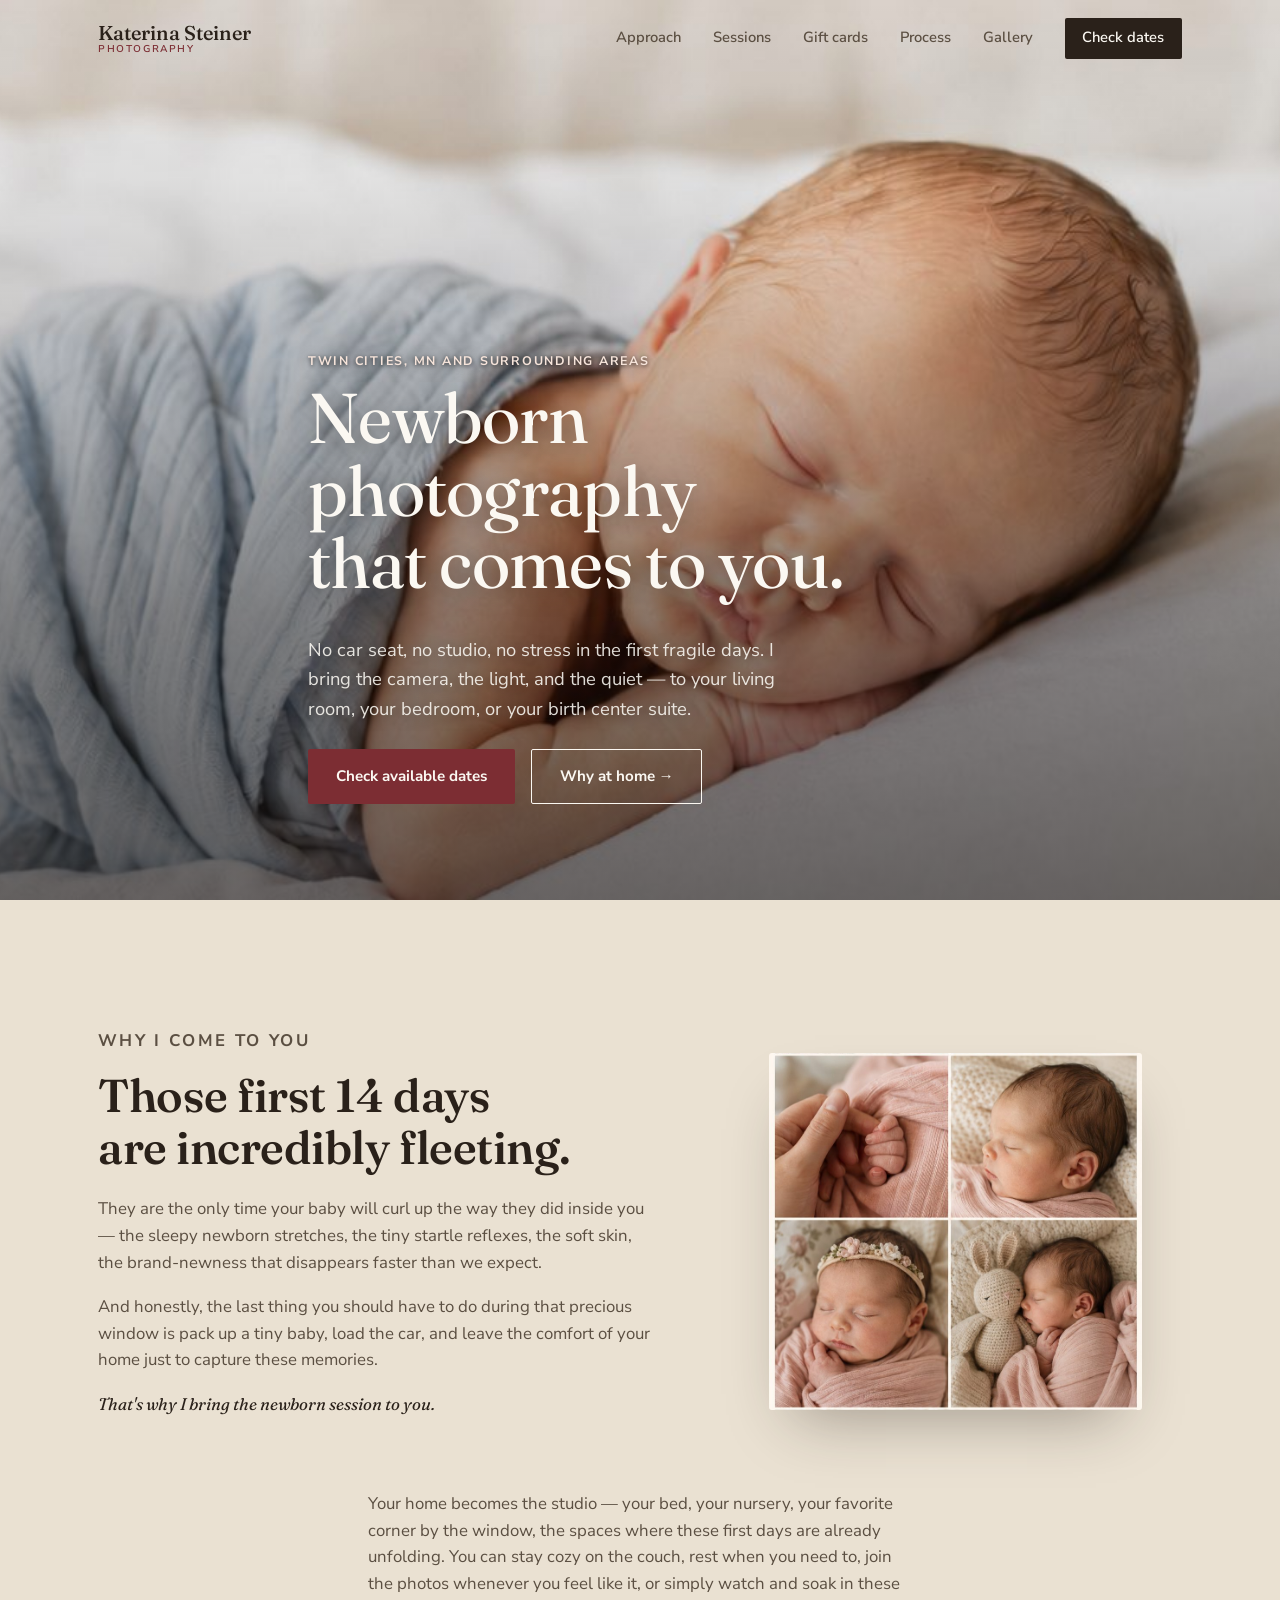
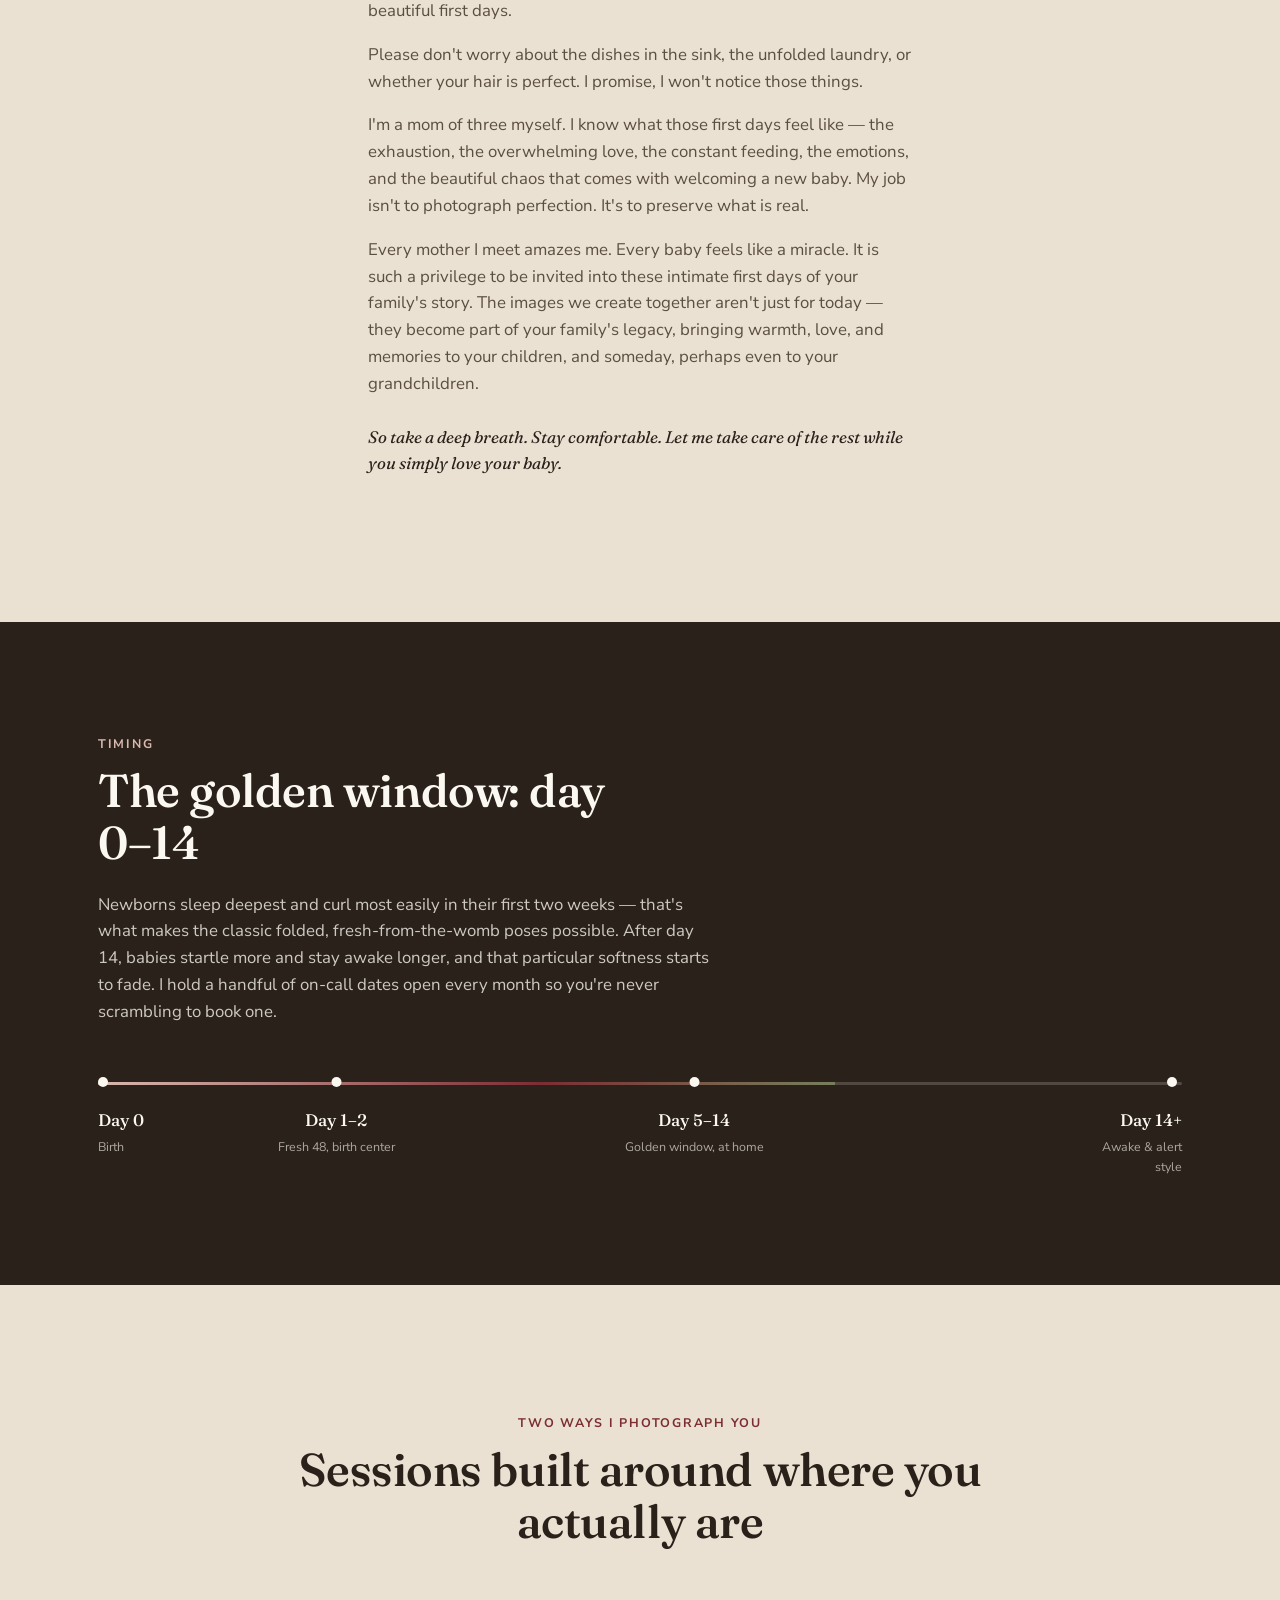
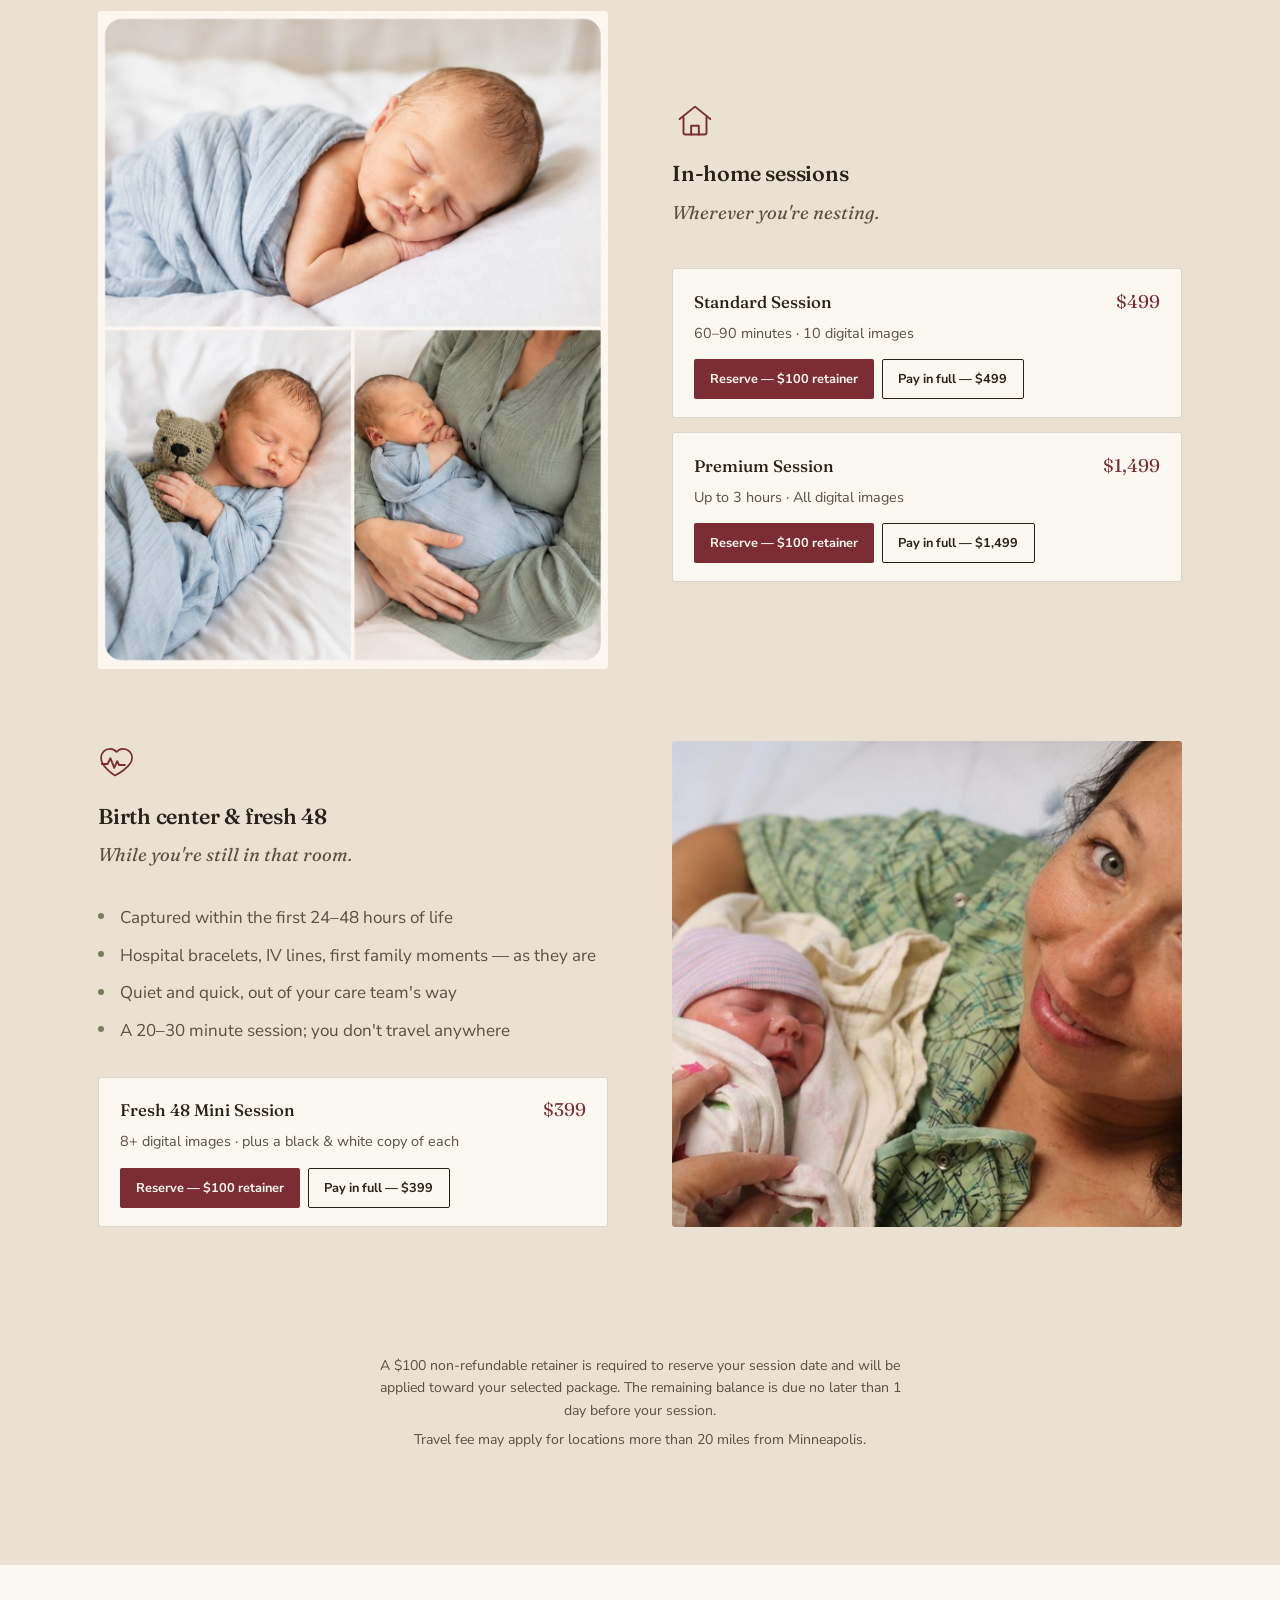
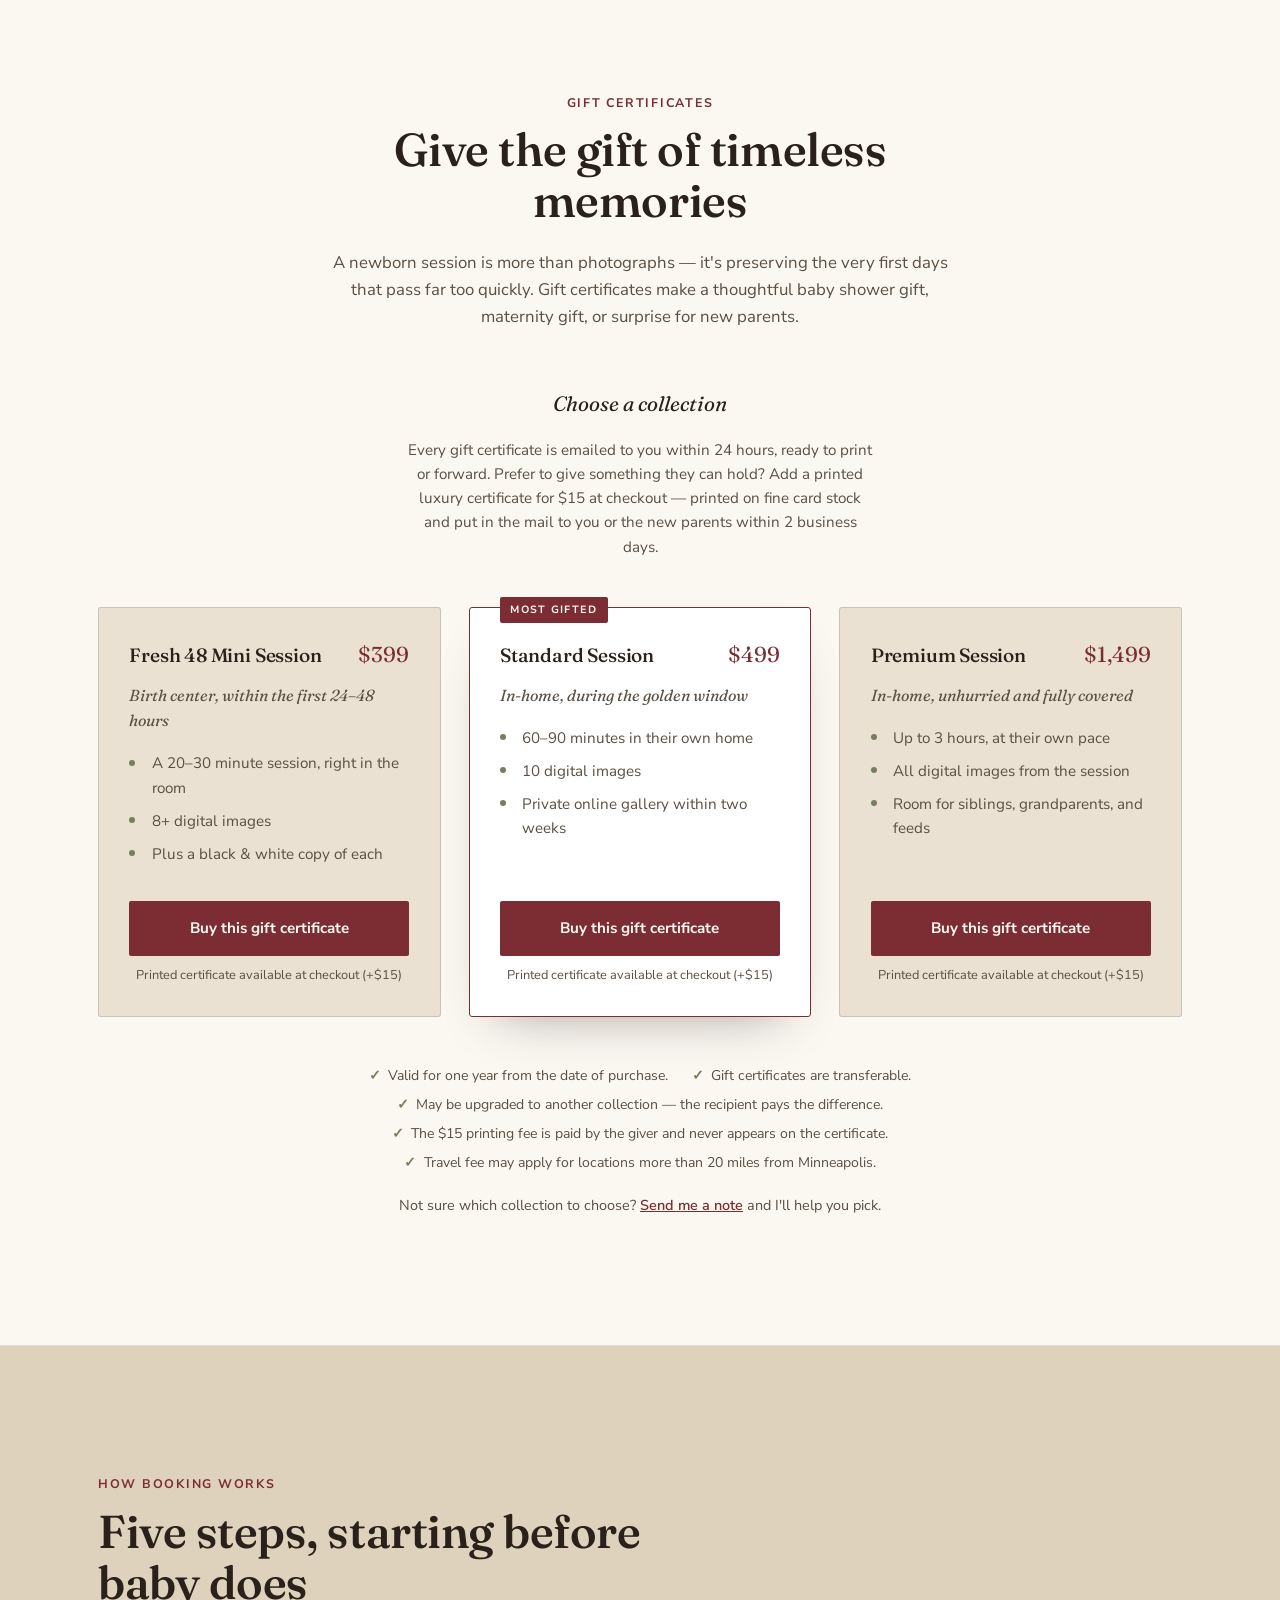
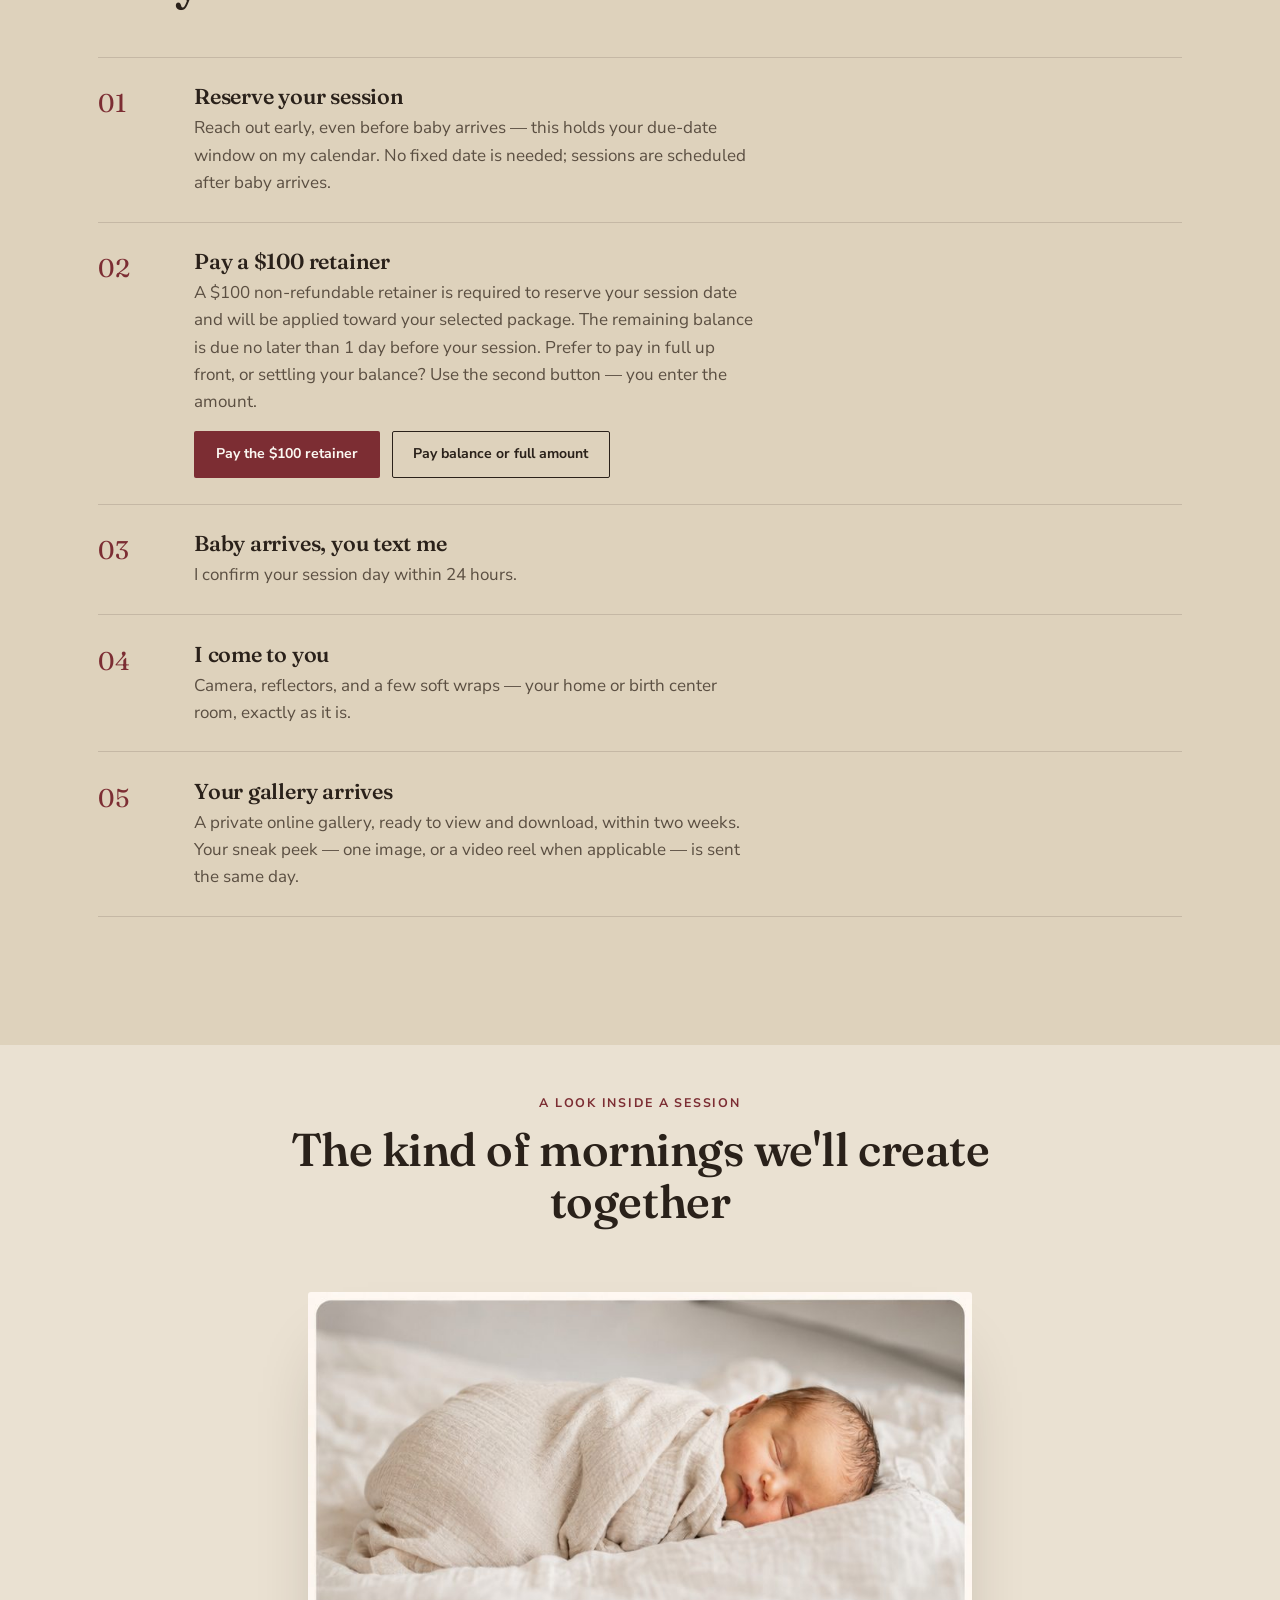
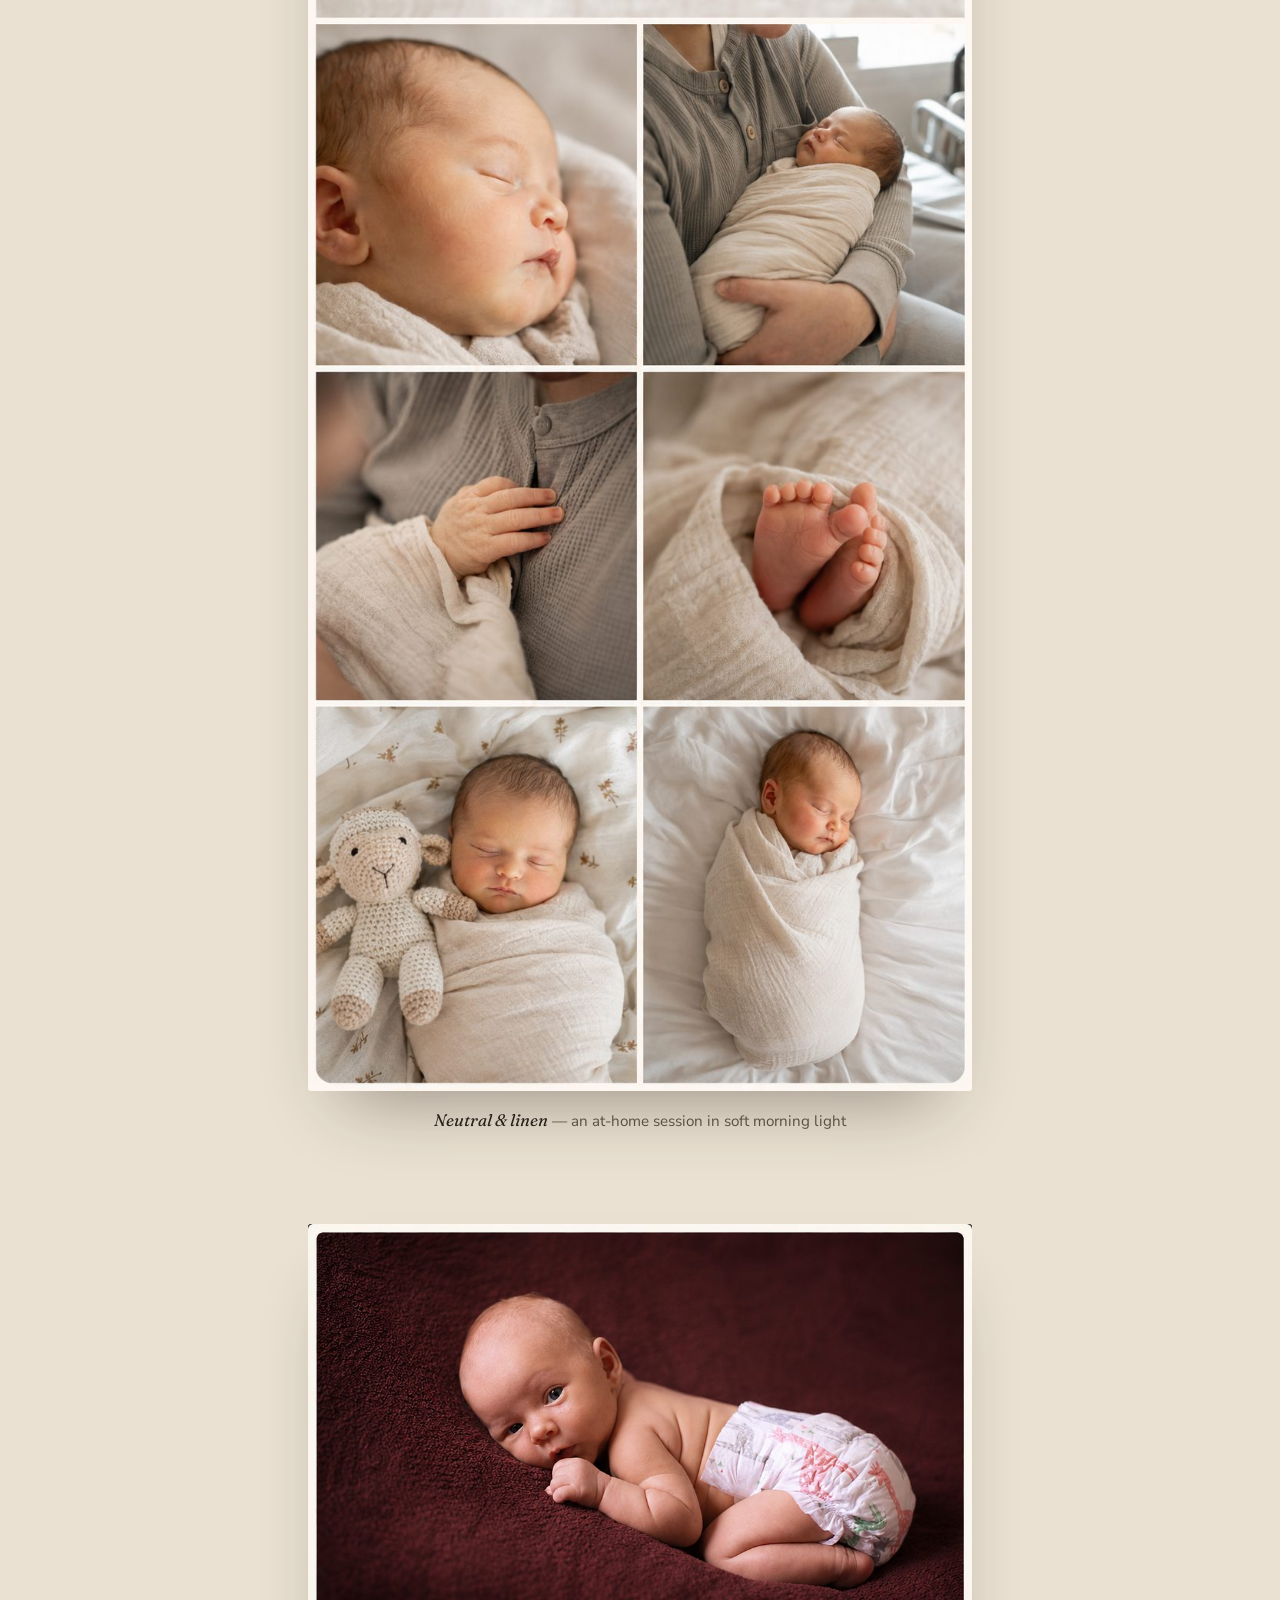
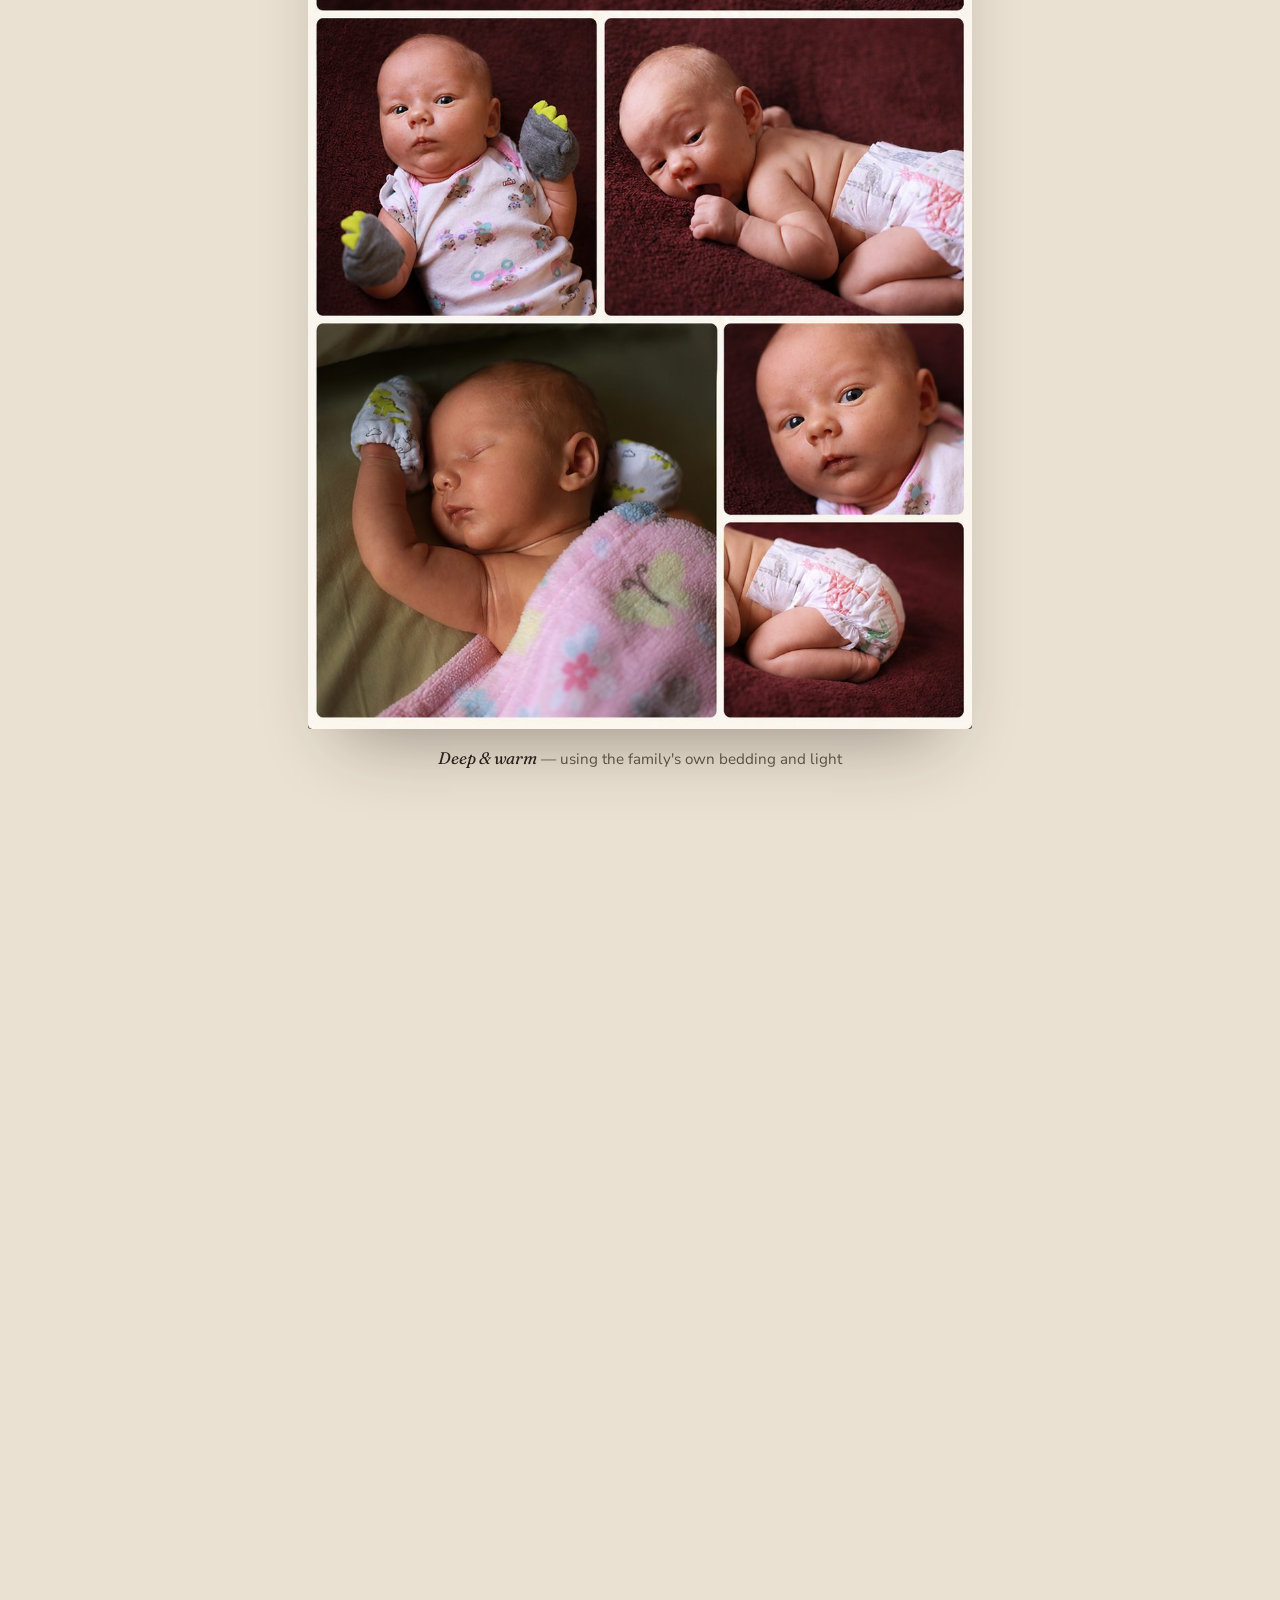
<file: index.html>
<!DOCTYPE html>
<html lang="en">
<head>
<meta charset="UTF-8">
<meta name="viewport" content="width=device-width, initial-scale=1.0">
<title>Newborn Photographer, Twin Cities MN — Katerina Steiner</title>
<meta name="description" content="In-home and birth center newborn photography in the Twin Cities, MN. I come to you in Minneapolis, St. Paul and surrounding areas — no car seat, no studio.">
<meta property="og:title" content="Newborn Photographer, Twin Cities MN — Katerina Steiner">
<meta property="og:description" content="In-home and birth center newborn photography in the Twin Cities, MN. No car seat, no studio — I come to you.">
<meta property="og:type" content="website">
<meta property="og:url" content="https://katerinasteinerphotography.cloud/">
<meta property="og:image" content="https://katerinasteinerphotography.cloud/images/hero-swaddle.jpg">
<meta name="twitter:card" content="summary_large_image">
<link rel="preconnect" href="https://fonts.googleapis.com">
<link rel="preconnect" href="https://fonts.gstatic.com" crossorigin>
<link href="https://fonts.googleapis.com/css2?family=Fraunces:ital,opsz,wght@0,9..144,340;0,9..144,440;0,9..144,560;1,9..144,440;1,9..144,500&family=Nunito+Sans:ital,wght@0,400;0,500;0,600;0,700;0,800;1,500&display=swap" rel="stylesheet">
<link rel="stylesheet" href="css/style.css">
<!-- Meta Pixel — skipped on localhost so previews never send events -->
<script>
if (!/^(localhost|127\.)/.test(location.hostname)) {
  !function(f,b,e,v,n,t,s){if(f.fbq)return;n=f.fbq=function(){n.callMethod?
  n.callMethod.apply(n,arguments):n.queue.push(arguments)};if(!f._fbq)f._fbq=n;
  n.push=n;n.loaded=!0;n.version='2.0';n.queue=[];t=b.createElement(e);t.async=!0;
  t.src=v;s=b.getElementsByTagName(e)[0];s.parentNode.insertBefore(t,s)}(window,
  document,'script','https://connect.facebook.net/en_US/fbevents.js');
  fbq('init', '1720351159159605');
  fbq('track', 'PageView');
}
</script>
<noscript><img height="1" width="1" style="display:none" alt=""
  src="https://www.facebook.com/tr?id=1720351159159605&ev=PageView&noscript=1"></noscript>
<!-- TikTok Pixel — skipped on localhost so previews never send events -->
<script>
if (!/^(localhost|127\.)/.test(location.hostname)) {
!function (w, d, t) {
  w.TiktokAnalyticsObject=t;var ttq=w[t]=w[t]||[];ttq.methods=["page","track","identify","instances","debug","on","off","once","ready","alias","group","enableCookie","disableCookie","holdConsent","revokeConsent","grantConsent"],ttq.setAndDefer=function(t,e){t[e]=function(){t.push([e].concat(Array.prototype.slice.call(arguments,0)))}};for(var i=0;i<ttq.methods.length;i++)ttq.setAndDefer(ttq,ttq.methods[i]);ttq.instance=function(t){for(
var e=ttq._i[t]||[],n=0;n<ttq.methods.length;n++)ttq.setAndDefer(e,ttq.methods[n]);return e},ttq.load=function(e,n){var r="https://analytics.tiktok.com/i18n/pixel/events.js",o=n&&n.partner;ttq._i=ttq._i||{},ttq._i[e]=[],ttq._i[e]._u=r,ttq._t=ttq._t||{},ttq._t[e]=+new Date,ttq._o=ttq._o||{},ttq._o[e]=n||{};n=document.createElement("script")
;n.type="text/javascript",n.async=!0,n.src=r+"?sdkid="+e+"&lib="+t;e=document.getElementsByTagName("script")[0];e.parentNode.insertBefore(n,e)};

  ttq.load('D9P5TVBC77U6V3JT53RG');
  ttq.page();
}(window, document, 'ttq');
}
</script>
<!-- End TikTok Pixel -->
<!-- Google Tag Manager — skipped on localhost so previews never send events -->
<script>
if (!/^(localhost|127\.)/.test(location.hostname)) {
(function(w,d,s,l,i){w[l]=w[l]||[];w[l].push({'gtm.start':
new Date().getTime(),event:'gtm.js'});var f=d.getElementsByTagName(s)[0],
j=d.createElement(s),dl=l!='dataLayer'?'&l='+l:'';j.async=true;j.src=
'https://www.googletagmanager.com/gtm.js?id='+i+dl;f.parentNode.insertBefore(j,f);
})(window,document,'script','dataLayer','GTM-WM96KFRZ');
}
</script>
<!-- End Google Tag Manager -->
<!-- Google tag (gtag.js) — skipped on localhost so previews never send events -->
<script>
window.dataLayer = window.dataLayer || [];
function gtag(){dataLayer.push(arguments);}
if (!/^(localhost|127\.)/.test(location.hostname)) {
  var gtagScript = document.createElement('script');
  gtagScript.async = true;
  gtagScript.src = 'https://www.googletagmanager.com/gtag/js?id=AW-18371166388';
  document.head.appendChild(gtagScript);
  gtag('js', new Date());
  gtag('config', 'AW-18371166388');
}
</script>
<!-- End Google tag -->
</head>
<body>
<!-- Google Tag Manager (noscript) -->
<noscript><iframe src="https://www.googletagmanager.com/ns.html?id=GTM-WM96KFRZ"
height="0" width="0" style="display:none;visibility:hidden"></iframe></noscript>
<!-- End Google Tag Manager (noscript) -->

<a class="skip-link" href="#main">Skip to content</a>

<header class="site-header" id="site-header">
  <div class="wrap header-inner">
    <a href="#top" class="wordmark">Katerina Steiner<span>Photography</span></a>
    <nav class="main-nav" id="main-nav">
      <a href="#approach">Approach</a>
      <a href="#services">Sessions</a>
      <a href="#gifts">Gift cards</a>
      <a href="#process">Process</a>
      <a href="#gallery">Gallery</a>
      <a href="#contact" class="nav-cta">Check dates</a>
    </nav>
    <button class="nav-toggle" id="nav-toggle" aria-label="Open menu" aria-expanded="false" aria-controls="main-nav">
      <span></span><span></span><span></span>
    </button>
  </div>
</header>

<main id="main">

  <section class="hero" id="top">
    <div class="hero-media">
      <img src="images/hero-swaddle.jpg" alt="Sleeping newborn wrapped in a soft blue swaddle, cheek resting on their hand" width="1051" height="603">
    </div>
    <div class="hero-scrim"></div>
    <div class="wrap hero-content">
      <p class="eyebrow reveal" data-delay="0">Twin Cities, MN and surrounding areas</p>
      <h1 class="reveal" data-delay="1">Newborn photography<br>that comes to you.</h1>
      <p class="hero-sub reveal" data-delay="2">No car seat, no studio, no stress in the first fragile days. I bring the camera, the light, and the quiet — to your living room, your bedroom, or your birth center suite.</p>
      <div class="hero-actions reveal" data-delay="3">
        <a href="#contact" class="btn btn-primary">Check available dates</a>
        <a href="#approach" class="btn btn-ghost">Why at home →</a>
      </div>
    </div>
  </section>

  <section class="intro" id="approach">
    <div class="wrap intro-grid">
      <div class="intro-copy reveal">
        <p class="eyebrow">Why I come to you</p>
        <h2>Those first 14 days<br>are incredibly fleeting.</h2>
        <p>They are the only time your baby will curl up the way they did inside you — the sleepy newborn stretches, the tiny startle reflexes, the soft skin, the brand-newness that disappears faster than we expect.</p>
        <p>And honestly, the last thing you should have to do during that precious window is pack up a tiny baby, load the car, and leave the comfort of your home just to capture these memories.</p>
        <p class="intro-lede">That's why I bring the newborn session to you.</p>
      </div>
      <figure class="intro-media reveal" data-delay="1">
        <img src="images/spread-blush-hands.jpg" alt="A parent's hand gently holding their newborn's hand, wrapped in a blush swaddle" loading="lazy">
      </figure>
    </div>

    <div class="wrap intro-more reveal">
      <p>Your home becomes the studio — your bed, your nursery, your favorite corner by the window, the spaces where these first days are already unfolding. You can stay cozy on the couch, rest when you need to, join the photos whenever you feel like it, or simply watch and soak in these beautiful first days.</p>
      <p>Please don't worry about the dishes in the sink, the unfolded laundry, or whether your hair is perfect. I promise, I won't notice those things.</p>
      <p>I'm a mom of three myself. I know what those first days feel like — the exhaustion, the overwhelming love, the constant feeding, the emotions, and the beautiful chaos that comes with welcoming a new baby. My job isn't to photograph perfection. It's to preserve what is real.</p>
      <p>Every mother I meet amazes me. Every baby feels like a miracle. It is such a privilege to be invited into these intimate first days of your family's story. The images we create together aren't just for today — they become part of your family's legacy, bringing warmth, love, and memories to your children, and someday, perhaps even to your grandchildren.</p>
      <p class="intro-close">So take a deep breath. Stay comfortable. Let me take care of the rest while you simply love your baby.</p>
    </div>
  </section>

  <section class="window" id="window">
    <div class="wrap">
      <p class="eyebrow eyebrow-light reveal">Timing</p>
      <h2 class="window-heading reveal" data-delay="1">The golden window: day 0–14</h2>
      <p class="window-sub reveal" data-delay="2">Newborns sleep deepest and curl most easily in their first two weeks — that's what makes the classic folded, fresh-from-the-womb poses possible. After day 14, babies startle more and stay awake longer, and that particular softness starts to fade. I hold a handful of on-call dates open every month so you're never scrambling to book one.</p>

      <div class="timeline reveal" data-delay="3">
        <div class="timeline-track">
          <div class="timeline-fill" id="timeline-fill"></div>
        </div>
        <ol class="timeline-marks">
          <li style="--pos: 0%"><span class="mark"></span><strong>Day 0</strong><small>Birth</small></li>
          <li style="--pos: 22%"><span class="mark"></span><strong>Day 1–2</strong><small>Fresh 48, birth center</small></li>
          <li style="--pos: 55%"><span class="mark"></span><strong>Day 5–14</strong><small>Golden window, at home</small></li>
          <li style="--pos: 100%"><span class="mark"></span><strong>Day 14+</strong><small>Awake &amp; alert style</small></li>
        </ol>
      </div>
    </div>
  </section>

  <section class="services" id="services">
    <div class="wrap">
      <p class="eyebrow reveal">Two ways I photograph you</p>
      <h2 class="reveal" data-delay="1">Sessions built around where you actually are</h2>
    </div>

    <div class="service-block reveal">
      <div class="service-media">
        <img src="images/spread-blue-bear.jpg" alt="Newborn sleeping on a bed with a small knit bear, at home" loading="lazy">
      </div>
      <div class="service-copy">
        <span class="service-icon" aria-hidden="true">
          <svg viewBox="0 0 48 48" fill="none"><path d="M8 22 24 9l16 13" stroke="currentColor" stroke-width="2" stroke-linecap="round" stroke-linejoin="round"/><path d="M12 20v16a2 2 0 0 0 2 2h20a2 2 0 0 0 2-2V20" stroke="currentColor" stroke-width="2" stroke-linecap="round" stroke-linejoin="round"/><path d="M20 38v-9h8v9" stroke="currentColor" stroke-width="2" stroke-linecap="round" stroke-linejoin="round"/></svg>
        </span>
        <h3>In-home sessions</h3>
        <p class="service-tag">Wherever you're nesting.</p>
        <div class="pricing-tiers">
          <div class="tier">
            <div class="tier-head"><h4>Standard Session</h4><span class="tier-price">$499</span></div>
            <p class="tier-detail">60–90 minutes · 10 digital images</p>
            <div class="tier-actions">
              <a class="btn btn-primary tier-btn" href="https://buy.stripe.com/dRmaEX7oYaOw5956Nc5Vu00">Reserve — $100 retainer</a>
              <a class="btn btn-ghost tier-btn gift-buy" href="https://buy.stripe.com/9B6bJ124E7Ckbxt9Zo5Vu07">Pay in full — $499</a>
            </div>
          </div>
          <div class="tier">
            <div class="tier-head"><h4>Premium Session</h4><span class="tier-price">$1,499</span></div>
            <p class="tier-detail">Up to 3 hours · All digital images</p>
            <div class="tier-actions">
              <a class="btn btn-primary tier-btn" href="https://buy.stripe.com/dRmaEX7oYaOw5956Nc5Vu00">Reserve — $100 retainer</a>
              <a class="btn btn-ghost tier-btn gift-buy" href="https://buy.stripe.com/8x28wP8t2g8Q30X4F45Vu06">Pay in full — $1,499</a>
            </div>
          </div>
        </div>
      </div>
    </div>

    <div class="service-block service-block-reverse reveal">
      <div class="service-media">
        <img src="images/birth-center-moment.jpg" alt="A mother, still wearing her hospital ID bracelet, holding her newborn baby in the birth center" loading="lazy">
      </div>
      <div class="service-copy">
        <span class="service-icon" aria-hidden="true">
          <svg viewBox="0 0 48 48" fill="none"><path d="M24 40S8 30.5 8 19.5C8 13.7 12.7 9 18.5 9c3 0 5.7 1.4 7.5 3.6C27.8 10.4 30.5 9 33.5 9 39.3 9 44 13.7 44 19.5 44 30.5 24 40 24 40Z" stroke="currentColor" stroke-width="2" stroke-linejoin="round" transform="translate(-4,0) scale(0.9)"/><path d="M4 24h6l3-6 4 10 3-7 2 4h6" stroke="currentColor" stroke-width="2" stroke-linecap="round" stroke-linejoin="round"/></svg>
        </span>
        <h3>Birth center &amp; fresh 48</h3>
        <p class="service-tag">While you're still in that room.</p>
        <ul>
          <li>Captured within the first 24–48 hours of life</li>
          <li>Hospital bracelets, IV lines, first family moments — as they are</li>
          <li>Quiet and quick, out of your care team's way</li>
          <li>A 20–30 minute session; you don't travel anywhere</li>
        </ul>
        <div class="pricing-tiers">
          <div class="tier">
            <div class="tier-head"><h4>Fresh 48 Mini Session</h4><span class="tier-price">$399</span></div>
            <p class="tier-detail">8+ digital images · plus a black &amp; white copy of each</p>
            <div class="tier-actions">
              <a class="btn btn-primary tier-btn" href="https://buy.stripe.com/dRmaEX7oYaOw5956Nc5Vu00">Reserve — $100 retainer</a>
              <a class="btn btn-ghost tier-btn gift-buy" href="https://buy.stripe.com/4gM00j6kUaOweJF5J85Vu08">Pay in full — $399</a>
            </div>
          </div>
        </div>
      </div>
    </div>

    <div class="wrap services-note reveal">
      <p>A $100 non-refundable retainer is required to reserve your session date and will be applied toward your selected package. The remaining balance is due no later than 1 day before your session.</p>
      <p>Travel fee may apply for locations more than 20 miles from Minneapolis.</p>
    </div>
  </section>

  <section class="gifts" id="gifts">
    <div class="wrap">
      <div class="gifts-head">
        <p class="eyebrow reveal">Gift certificates</p>
        <h2 class="reveal" data-delay="1">Give the gift of timeless memories</h2>
        <p class="gifts-lede reveal" data-delay="2">A newborn session is more than photographs — it's preserving the very first days that pass far too quickly. Gift certificates make a thoughtful baby shower gift, maternity gift, or surprise for new parents.</p>
      </div>

      <div class="gifts-toolbar reveal" data-delay="2">
        <p class="gifts-choose">Choose a collection</p>
        <p class="gifts-delivery">Every gift certificate is emailed to you within 24 hours, ready to print or forward. Prefer to give something they can hold? Add a printed luxury certificate for $15 at checkout — printed on fine card stock and put in the mail to you or the new parents within 2 business days.</p>
      </div>

      <div class="gift-grid">
        <article class="gift-card reveal">
          <header class="gift-card-head">
            <h3>Fresh 48 Mini Session</h3>
            <p class="gift-price">$399</p>
          </header>
          <p class="gift-tag">Birth center, within the first 24–48 hours</p>
          <ul class="gift-includes">
            <li>A 20–30 minute session, right in the room</li>
            <li>8+ digital images</li>
            <li>Plus a black &amp; white copy of each</li>
          </ul>
          <a class="btn btn-primary btn-block gift-buy"
             href="https://buy.stripe.com/cNifZh9x6e0I8lh1sS5Vu04">Buy this gift certificate</a>
          <p class="gift-addon">Printed certificate available at checkout (+$15)</p>
        </article>

        <article class="gift-card gift-card-featured reveal" data-delay="1">
          <span class="gift-flag">Most gifted</span>
          <header class="gift-card-head">
            <h3>Standard Session</h3>
            <p class="gift-price">$499</p>
          </header>
          <p class="gift-tag">In-home, during the golden window</p>
          <ul class="gift-includes">
            <li>60–90 minutes in their own home</li>
            <li>10 digital images</li>
            <li>Private online gallery within two weeks</li>
          </ul>
          <a class="btn btn-primary btn-block gift-buy"
             href="https://buy.stripe.com/9B6aEX38IaOwgRN2wW5Vu03">Buy this gift certificate</a>
          <p class="gift-addon">Printed certificate available at checkout (+$15)</p>
        </article>

        <article class="gift-card reveal" data-delay="2">
          <header class="gift-card-head">
            <h3>Premium Session</h3>
            <p class="gift-price">$1,499</p>
          </header>
          <p class="gift-tag">In-home, unhurried and fully covered</p>
          <ul class="gift-includes">
            <li>Up to 3 hours, at their own pace</li>
            <li>All digital images from the session</li>
            <li>Room for siblings, grandparents, and feeds</li>
          </ul>
          <a class="btn btn-primary btn-block gift-buy"
             href="https://buy.stripe.com/4gM00jgZycWEatpdbA5Vu01">Buy this gift certificate</a>
          <p class="gift-addon">Printed certificate available at checkout (+$15)</p>
        </article>
      </div>

      <div class="gifts-fineprint reveal">
        <ul>
          <li>Valid for one year from the date of purchase.</li>
          <li>Gift certificates are transferable.</li>
          <li>May be upgraded to another collection — the recipient pays the difference.</li>
          <li>The $15 printing fee is paid by the giver and never appears on the certificate.</li>
          <li>Travel fee may apply for locations more than 20 miles from Minneapolis.</li>
        </ul>
        <p class="gifts-help">Not sure which collection to choose? <a href="#contact">Send me a note</a> and I'll help you pick.</p>
      </div>
    </div>
  </section>

  <section class="process" id="process">
    <div class="wrap">
      <p class="eyebrow reveal">How booking works</p>
      <h2 class="reveal" data-delay="1">Five steps, starting before baby does</h2>
      <ol class="process-list">
        <li class="reveal" data-delay="0">
          <span class="step-index">01</span>
          <div><h3>Reserve your session</h3><p>Reach out early, even before baby arrives — this holds your due-date window on my calendar. No fixed date is needed; sessions are scheduled after baby arrives.</p></div>
        </li>
        <li class="reveal" data-delay="1">
          <span class="step-index">02</span>
          <div>
            <h3>Pay a $100 retainer</h3>
            <p>A $100 non-refundable retainer is required to reserve your session date and will be applied toward your selected package. The remaining balance is due no later than 1 day before your session. Prefer to pay in full up front, or settling your balance? Use the second button — you enter the amount.</p>
            <div class="step-actions">
              <a class="btn btn-primary step-cta" href="https://buy.stripe.com/dRmaEX7oYaOw5956Nc5Vu00">Pay the $100 retainer</a>
              <a class="btn btn-ghost step-cta gift-buy" href="https://buy.stripe.com/9B614n5gQ09SfNJb3s5Vu05">Pay balance or full amount</a>
            </div>
          </div>
        </li>
        <li class="reveal" data-delay="2">
          <span class="step-index">03</span>
          <div><h3>Baby arrives, you text me</h3><p>I confirm your session day within 24 hours.</p></div>
        </li>
        <li class="reveal" data-delay="3">
          <span class="step-index">04</span>
          <div><h3>I come to you</h3><p>Camera, reflectors, and a few soft wraps — your home or birth center room, exactly as it is.</p></div>
        </li>
        <li class="reveal" data-delay="4">
          <span class="step-index">05</span>
          <div><h3>Your gallery arrives</h3><p>A private online gallery, ready to view and download, within two weeks. Your sneak peek — one image, or a video reel when applicable — is sent the same day.</p></div>
        </li>
      </ol>
    </div>
  </section>

  <section class="gallery" id="gallery">
    <div class="wrap">
      <p class="eyebrow reveal">A look inside a session</p>
      <h2 class="reveal" data-delay="1">The kind of mornings we'll create together</h2>
    </div>

    <figure class="spread reveal">
      <img src="images/spread-linen-neutral.jpg" alt="Collage of a newborn wrapped in natural linen, sleeping against neutral bedding" loading="lazy">
      <figcaption><span>Neutral &amp; linen</span> — an at-home session in soft morning light</figcaption>
    </figure>

    <figure class="spread spread-reverse reveal">
      <img src="images/spread-burgundy.jpg" alt="Collage of a newborn on a deep burgundy blanket, various close-up poses" loading="lazy">
      <figcaption><span>Deep &amp; warm</span> — using the family's own bedding and light</figcaption>
    </figure>

    <figure class="spread reveal">
      <img src="images/spread-birth-center-full.jpg" alt="Collage from a birth center session, newborn in hospital bassinet and parents' arms" loading="lazy">
      <figcaption><span>Fresh 48</span> — photographed in the birth center, hours after arrival</figcaption>
    </figure>

    <figure class="spread spread-reverse reveal">
      <img src="images/spread-sage-green.jpg" alt="Collage of a newborn in a sage green knit outfit against a leaf-print blanket" loading="lazy">
      <figcaption><span>Sage &amp; leaf</span> — a nursery session, styled with the family's own pieces</figcaption>
    </figure>

    <figure class="spread reveal">
      <img src="images/spread-fine-art-bw.jpg" alt="Black and white collage of a newborn and their father's hands" loading="lazy">
      <figcaption><span>Fine art, black &amp; white</span> — quiet detail shots from a home session</figcaption>
    </figure>

    <figure class="spread spread-reverse reveal">
      <img src="images/spread-navy-blush.jpg" alt="Collage of a newborn against navy and blush tones, with a close-up of tiny feet held in adult hands" loading="lazy">
      <figcaption><span>Navy &amp; blush</span> — a mixed-light home session, morning into afternoon</figcaption>
    </figure>
  </section>

  <section class="testimonials" hidden>
    <div class="wrap testimonials-grid">
      <blockquote class="reveal">
        <p>"She was in and out of our house in under two hours, and I never once had to get off the couch. I still can't believe those photos were taken in our messy living room."</p>
        <cite>— Placeholder, replace with a real client quote</cite>
      </blockquote>
      <blockquote class="reveal" data-delay="1">
        <p>"We were still in the birth center when she photographed our son's hospital bracelet next to his hand. I didn't know I needed that photo until I saw it."</p>
        <cite>— Placeholder, replace with a real client quote</cite>
      </blockquote>
    </div>
  </section>

  <section class="contact" id="contact">
    <div class="wrap contact-grid">
      <div class="contact-copy reveal">
        <p class="eyebrow">Get in touch</p>
        <h2>Let's hold this window for you.</h2>
        <p>Tell me your due date (or your baby's birth date, if they're already here) and where you'd like your session — home or birth center. I'll reply within a day with the dates I have open.</p>
        <dl class="contact-details">
          <div><dt>Text or call</dt><dd><a href="tel:+16124405720">(612) 440-5720</a></dd></div>
          <div><dt>Online</dt><dd><a href="https://katerinasteinerphotography.cloud">katerinasteinerphotography.cloud</a></dd></div>
          <div><dt>Serving</dt><dd>Minneapolis and surrounding areas, within 20 miles</dd></div>
        </dl>
      </div>

      <!-- data-endpoint: paste your form service's POST URL (e.g. Formspree) so
           inquiries land in your inbox without publishing your address. Until
           it's set, the form hands off to a pre-filled text message instead. -->
      <form class="contact-form reveal" data-delay="1" id="contact-form"
            data-endpoint="https://formspree.io/f/mdaqboga">
        <div class="field-row">
          <label for="name">Your name</label>
          <input type="text" id="name" name="name" required autocomplete="name">
        </div>
        <div class="field-row">
          <label for="email">Email</label>
          <input type="email" id="email" name="email" required autocomplete="email">
        </div>
        <div class="field-row">
          <label for="date">Due date or baby's birth date</label>
          <input type="text" id="date" name="date" placeholder="e.g. March 2027, or already here">
        </div>
        <div class="field-row">
          <label for="location">Where should I come?</label>
          <select id="location" name="location">
            <option value="Home">My home</option>
            <option value="Birth center">Birth center / hospital</option>
            <option value="Not sure">Not sure yet</option>
          </select>
        </div>
        <div class="field-row">
          <label for="message">Anything else I should know</label>
          <textarea id="message" name="message" rows="4"></textarea>
        </div>
        <button type="submit" class="btn btn-primary btn-block" id="form-submit">Send inquiry</button>
        <p class="form-note" id="form-note">I reply within a day. Prefer to text? <a href="tel:+16124405720">(612) 440-5720</a></p>
      </form>
    </div>
  </section>

</main>

<footer class="site-footer">
  <div class="wrap footer-inner">
    <div class="footer-brand">
      <p class="wordmark">Katerina Steiner<span>Photography</span></p>
      <p>In-home &amp; birth center sessions, Minneapolis area.</p>
    </div>
    <div class="footer-links">
      <a href="#approach">Approach</a>
      <a href="#services">Sessions</a>
      <a href="#gifts">Gift cards</a>
      <a href="#process">Process</a>
      <a href="#gallery">Gallery</a>
      <a href="#contact">Contact</a>
      <a href="#" target="_blank" rel="noopener">Instagram</a>
    </div>
  </div>
  <div class="wrap footer-bottom">
    <p>&copy; <span id="year"></span> Katerina Steiner Photography. All rights reserved.</p>
  </div>
</footer>

<script src="js/main.js"></script>
</body>
</html>
</file>
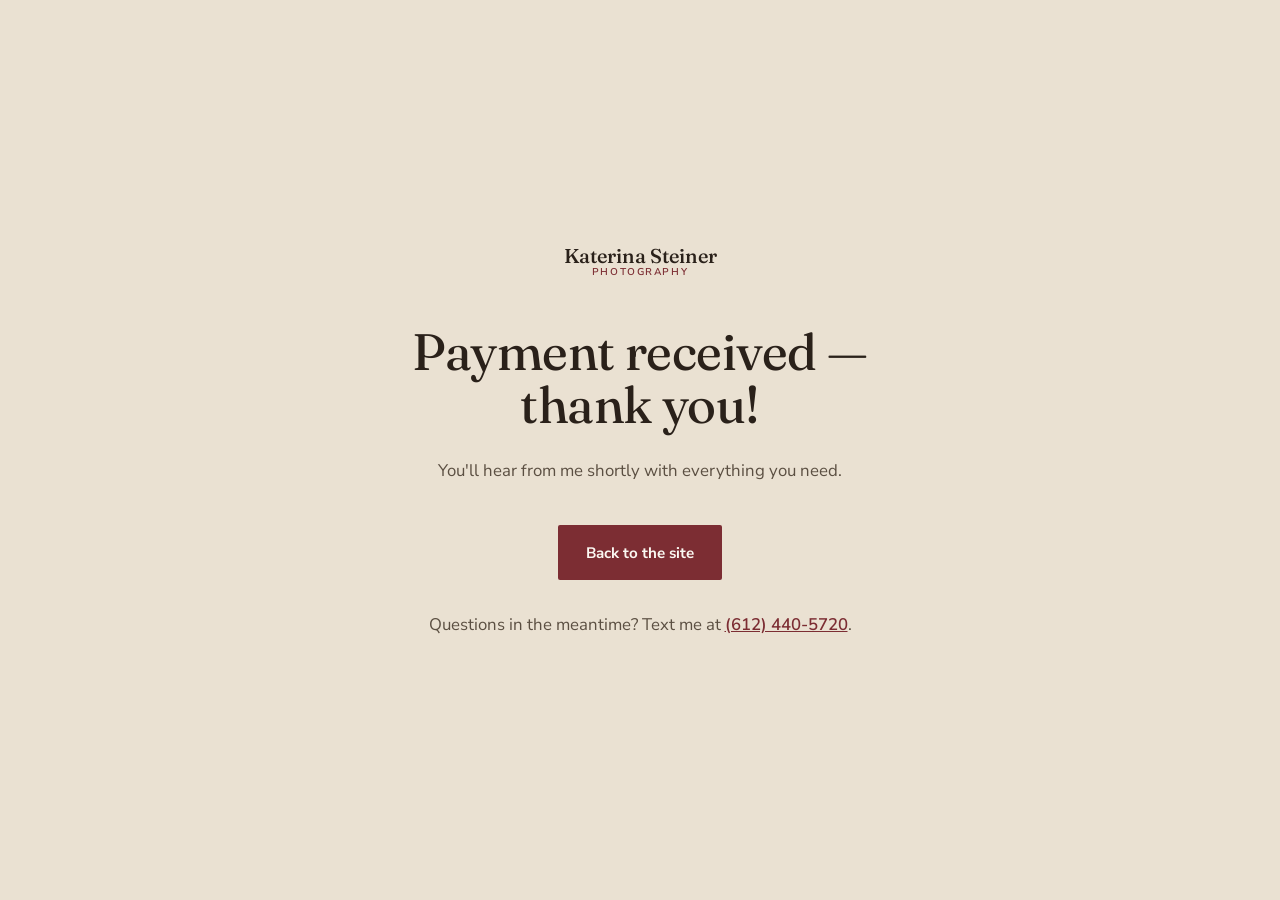
<file: thank-you.html>
<!DOCTYPE html>
<html lang="en">
<head>
<meta charset="UTF-8">
<meta name="viewport" content="width=device-width, initial-scale=1.0">
<title>Thank you — Katerina Steiner Photography</title>
<meta name="robots" content="noindex">
<link rel="preconnect" href="https://fonts.googleapis.com">
<link rel="preconnect" href="https://fonts.gstatic.com" crossorigin>
<link href="https://fonts.googleapis.com/css2?family=Fraunces:ital,opsz,wght@0,9..144,340;0,9..144,440;0,9..144,560;1,9..144,440;1,9..144,500&family=Nunito+Sans:ital,wght@0,400;0,500;0,600;0,700;0,800;1,500&display=swap" rel="stylesheet">
<link rel="stylesheet" href="css/style.css">
<style>
  .thanks {
    min-height: 100vh;
    display: flex;
    align-items: center;
    justify-content: center;
    text-align: center;
    padding: clamp(2rem, 6vw, 4rem) 0;
  }
  .thanks-inner { max-width: 38rem; }
  .thanks .wordmark { display: inline-flex; margin-bottom: clamp(2rem, 5vw, 3rem); }
  .thanks h1 { font-size: clamp(2rem, 5vw, 3.2rem); font-weight: 440; }
  .thanks p { color: var(--ink-soft); font-size: 1.05rem; }
  .thanks .btn { margin-top: 1.5rem; }
  .thanks-contact { margin-top: 2rem; font-size: 0.9rem; }
  .thanks-contact a { color: var(--berry); font-weight: 600; }
</style>
<!-- Meta Pixel — skipped on localhost so previews never send events -->
<script>
(function () {
  var params = new URLSearchParams(location.search);
  var item = params.get('item') || '';
  var value = Number(params.get('v')) || 0;
  var isLocal = /^(localhost|127\.)/.test(location.hostname);

  // Reloading this page must not report a second sale, so remember that
  // this exact purchase already fired for this browser session.
  var dedupKey = 'purchase_fired:' + location.search;
  var alreadyFired = false;
  try { alreadyFired = sessionStorage.getItem(dedupKey) === '1'; } catch (e) {}

  var firePurchase = value > 0 && !alreadyFired;

  // Exposed for local testing only; harmless in production.
  window.__pixelPlan = { item: item, value: value, wouldFire: !isLocal && firePurchase };

  if (!isLocal) {
    !function(f,b,e,v,n,t,s){if(f.fbq)return;n=f.fbq=function(){n.callMethod?
    n.callMethod.apply(n,arguments):n.queue.push(arguments)};if(!f._fbq)f._fbq=n;
    n.push=n;n.loaded=!0;n.version='2.0';n.queue=[];t=b.createElement(e);t.async=!0;
    t.src=v;s=b.getElementsByTagName(e)[0];s.parentNode.insertBefore(t,s)}(window,
    document,'script','https://connect.facebook.net/en_US/fbevents.js');
    fbq('init', '1720351159159605');
    fbq('track', 'PageView');
    if (firePurchase) {
      fbq('track', 'Purchase', { value: value, currency: 'USD', content_name: item || 'payment' });
      try { sessionStorage.setItem(dedupKey, '1'); } catch (e) {}
    }
  }
})();
</script>
<noscript><img height="1" width="1" style="display:none" alt=""
  src="https://www.facebook.com/tr?id=1720351159159605&ev=PageView&noscript=1"></noscript>
<!-- TikTok Pixel — skipped on localhost; fires CompletePayment when a value is present -->
<script>
if (!/^(localhost|127\.)/.test(location.hostname)) {
!function (w, d, t) {
  w.TiktokAnalyticsObject=t;var ttq=w[t]=w[t]||[];ttq.methods=["page","track","identify","instances","debug","on","off","once","ready","alias","group","enableCookie","disableCookie","holdConsent","revokeConsent","grantConsent"],ttq.setAndDefer=function(t,e){t[e]=function(){t.push([e].concat(Array.prototype.slice.call(arguments,0)))}};for(var i=0;i<ttq.methods.length;i++)ttq.setAndDefer(ttq,ttq.methods[i]);ttq.instance=function(t){for(
var e=ttq._i[t]||[],n=0;n<ttq.methods.length;n++)ttq.setAndDefer(e,ttq.methods[n]);return e},ttq.load=function(e,n){var r="https://analytics.tiktok.com/i18n/pixel/events.js",o=n&&n.partner;ttq._i=ttq._i||{},ttq._i[e]=[],ttq._i[e]._u=r,ttq._t=ttq._t||{},ttq._t[e]=+new Date,ttq._o=ttq._o||{},ttq._o[e]=n||{};n=document.createElement("script")
;n.type="text/javascript",n.async=!0,n.src=r+"?sdkid="+e+"&lib="+t;e=document.getElementsByTagName("script")[0];e.parentNode.insertBefore(n,e)};

  ttq.load('D9P5TVBC77U6V3JT53RG');
  ttq.page();
}(window, document, 'ttq');

  // Mirror the Meta Purchase: same value, same once-per-purchase guard.
  var plan = window.__pixelPlan || {};
  if (plan.wouldFire && typeof ttq !== 'undefined') {
    ttq.track('CompletePayment', {
      value: plan.value,
      currency: 'USD',
      content_name: plan.item || 'payment'
    });
  }
}
</script>
<!-- End TikTok Pixel -->
<!-- Purchase details for Google Tag Manager. Pushed before the container
     loads so page-load triggers can read them. Mirrors the Meta/TikTok
     guards: nothing is pushed for variable-amount payments or reloads. -->
<script>
(function () {
  var plan = window.__pixelPlan || {};
  window.dataLayer = window.dataLayer || [];
  if (plan.wouldFire) {
    window.dataLayer.push({
      event: 'purchase',
      transaction_type: plan.item || 'payment',
      value: plan.value,
      currency: 'USD'
    });
  }
})();
</script>
<!-- Google Tag Manager — skipped on localhost so previews never send events -->
<script>
if (!/^(localhost|127\.)/.test(location.hostname)) {
(function(w,d,s,l,i){w[l]=w[l]||[];w[l].push({'gtm.start':
new Date().getTime(),event:'gtm.js'});var f=d.getElementsByTagName(s)[0],
j=d.createElement(s),dl=l!='dataLayer'?'&l='+l:'';j.async=true;j.src=
'https://www.googletagmanager.com/gtm.js?id='+i+dl;f.parentNode.insertBefore(j,f);
})(window,document,'script','dataLayer','GTM-WM96KFRZ');
}
</script>
<!-- End Google Tag Manager -->
<!-- Google tag (gtag.js) — skipped on localhost so previews never send events -->
<script>
window.dataLayer = window.dataLayer || [];
function gtag(){dataLayer.push(arguments);}
if (!/^(localhost|127\.)/.test(location.hostname)) {
  var gtagScript = document.createElement('script');
  gtagScript.async = true;
  gtagScript.src = 'https://www.googletagmanager.com/gtag/js?id=AW-18371166388';
  document.head.appendChild(gtagScript);
  gtag('js', new Date());
  gtag('config', 'AW-18371166388');
}
</script>
<!-- End Google tag -->
</head>
<body>
<!-- Google Tag Manager (noscript) -->
<noscript><iframe src="https://www.googletagmanager.com/ns.html?id=GTM-WM96KFRZ"
height="0" width="0" style="display:none;visibility:hidden"></iframe></noscript>
<!-- End Google Tag Manager (noscript) -->

<main class="thanks">
  <div class="wrap thanks-inner">
    <a href="/" class="wordmark">Katerina Steiner<span>Photography</span></a>
    <h1 id="thanks-heading">Payment received — thank you!</h1>
    <p id="thanks-copy">You'll hear from me shortly with everything you need.</p>
    <a href="/" class="btn btn-primary">Back to the site</a>
    <p class="thanks-contact">Questions in the meantime? Text me at <a href="tel:+16124405720">(612) 440-5720</a>.</p>
  </div>
</main>

<script>
(function () {
  var item = new URLSearchParams(location.search).get('item') || '';
  var heading = document.getElementById('thanks-heading');
  var copy = document.getElementById('thanks-copy');

  if (item === 'session') {
    heading.textContent = "You're booked and paid in full.";
    copy.textContent = "Thank you! When baby arrives, text me at (612) 440-5720 and I'll confirm your session day within 24 hours. There's nothing more to pay before your session.";
  } else if (item === 'balance') {
    heading.textContent = 'Payment received — thank you!';
    copy.textContent = "You're all set. I'll confirm everything by text shortly — and if this was your remaining balance, there's nothing more to do before your session.";
  } else if (item === 'retainer') {
    heading.textContent = 'Your date is held.';
    copy.textContent = "Thank you — your $100 retainer is in, and it counts toward your package. When baby arrives, text me at (612) 440-5720 and I'll confirm your session day within 24 hours. The remaining balance is due the day before your session.";
  } else if (item === 'fresh48' || item === 'standard' || item === 'premium') {
    heading.textContent = 'Thank you for your gift.';
    copy.textContent = "Your gift certificate is on its way — I'll email it within 24 hours, ready to print or forward. If you added the printed certificate, it goes in the mail within 2 business days.";
  }
})();
</script>

</body>
</html>
</file>
<file: css/style.css>
/* ============================================
   Tokens
   ============================================ */
:root {
  --linen: #EAE1D2;
  --linen-deep: #DED2BC;
  --card: #FBF8F2;
  --ink: #2A211A;
  --ink-soft: #5B4F42;
  --berry: #7C2D33;
  --berry-deep: #5E2027;
  --sage: #767F5C;
  --blush: #D9B8AE;

  --font-display: "Fraunces", "Iowan Old Style", serif;
  --font-body: "Nunito Sans", sans-serif;

  --wrap: 1180px;
  --gap: clamp(1.25rem, 3vw, 2.5rem);

  --ease: cubic-bezier(.22,.61,.36,1);
}

* { box-sizing: border-box; }
html { scroll-behavior: smooth; }

@media (prefers-reduced-motion: reduce) {
  html { scroll-behavior: auto; }
  *, *::before, *::after { animation-duration: 0.001ms !important; transition-duration: 0.001ms !important; }
}

body {
  margin: 0;
  background: var(--linen);
  color: var(--ink);
  font-family: var(--font-body);
  font-size: 17px;
  line-height: 1.6;
  -webkit-font-smoothing: antialiased;
}

img { max-width: 100%; display: block; }

.wrap {
  max-width: var(--wrap);
  margin: 0 auto;
  padding: 0 clamp(1.25rem, 4vw, 3rem);
}

a { color: inherit; }

.skip-link {
  position: absolute;
  left: -999px;
  top: 0;
  background: var(--ink);
  color: var(--card);
  padding: 0.75rem 1.25rem;
  z-index: 200;
}
.skip-link:focus {
  left: 1rem;
  top: 1rem;
}

:focus-visible {
  outline: 2px solid var(--berry);
  outline-offset: 3px;
}

h1, h2, h3 {
  font-family: var(--font-display);
  font-weight: 560;
  letter-spacing: -0.01em;
  margin: 0 0 0.5em;
  color: var(--ink);
}

h1 { font-size: clamp(2.4rem, 5.6vw, 4.4rem); line-height: 1.03; font-weight: 440; }
h2 { font-size: clamp(1.9rem, 3.6vw, 2.9rem); line-height: 1.12; }
h3 { font-size: 1.35rem; line-height: 1.25; }

p { margin: 0 0 1em; }

.eyebrow {
  font-family: var(--font-body);
  font-weight: 700;
  text-transform: uppercase;
  letter-spacing: 0.14em;
  font-size: 0.78rem;
  color: var(--berry);
  margin: 0 0 0.9em;
}
.eyebrow-light { color: var(--blush); }

/* ============================================
   Buttons
   ============================================ */
.btn {
  display: inline-flex;
  align-items: center;
  gap: 0.5em;
  padding: 0.9rem 1.7rem;
  border-radius: 2px;
  font-family: var(--font-body);
  font-weight: 700;
  font-size: 0.95rem;
  text-decoration: none;
  border: 1px solid transparent;
  cursor: pointer;
  transition: transform 0.35s var(--ease), background 0.25s var(--ease), color 0.25s var(--ease), border-color 0.25s var(--ease);
}
.btn:hover { transform: translateY(-2px); }

.btn-primary {
  background: var(--berry);
  color: var(--card);
}
.btn-primary:hover { background: var(--berry-deep); }

.btn-ghost {
  background: transparent;
  color: var(--ink);
  border-color: currentColor;
}
.btn-ghost:hover { background: var(--ink); color: var(--card); }

.btn-block { width: 100%; justify-content: center; }

/* ============================================
   Header
   ============================================ */
.site-header {
  position: fixed;
  top: 0; left: 0; right: 0;
  z-index: 100;
  padding: 1.1rem 0;
  transition: background 0.4s var(--ease), padding 0.4s var(--ease), box-shadow 0.4s var(--ease);
}
.site-header.is-scrolled {
  background: rgba(251, 248, 242, 0.92);
  backdrop-filter: blur(10px);
  padding: 0.7rem 0;
  box-shadow: 0 1px 0 rgba(42,33,26,0.08);
}

.header-inner {
  display: flex;
  align-items: center;
  justify-content: space-between;
  gap: 1rem;
}

.wordmark {
  font-family: var(--font-display);
  font-weight: 500;
  font-size: 1.25rem;
  text-decoration: none;
  color: inherit;
  display: flex;
  flex-direction: column;
  line-height: 1.15;
}
.wordmark span {
  font-family: var(--font-body);
  font-weight: 600;
  font-size: 0.62rem;
  text-transform: uppercase;
  letter-spacing: 0.16em;
  color: var(--berry);
}

.main-nav {
  display: flex;
  align-items: center;
  gap: 2rem;
}
.main-nav a {
  text-decoration: none;
  font-weight: 600;
  font-size: 0.92rem;
  color: var(--ink-soft);
  transition: color 0.2s var(--ease);
}
.main-nav a:hover { color: var(--berry); }
.main-nav a.nav-cta {
  color: var(--card);
  background: var(--ink);
  padding: 0.55rem 1.1rem;
  border-radius: 2px;
}
.main-nav a.nav-cta:hover { background: var(--berry); }

.nav-toggle {
  display: none;
  flex-direction: column;
  justify-content: center;
  gap: 5px;
  width: 42px;
  height: 42px;
  background: none;
  border: none;
  cursor: pointer;
}
.nav-toggle span {
  display: block;
  height: 2px;
  background: var(--ink);
  border-radius: 2px;
  transition: transform 0.3s var(--ease), opacity 0.3s var(--ease);
}

@media (max-width: 860px) {
  .nav-toggle { display: flex; }
  .main-nav {
    position: fixed;
    inset: 0 0 0 auto;
    width: min(78vw, 320px);
    height: 100vh;
    background: var(--card);
    flex-direction: column;
    align-items: flex-start;
    justify-content: center;
    gap: 1.6rem;
    padding: 2rem clamp(1.5rem, 6vw, 2.5rem);
    transform: translateX(100%);
    transition: transform 0.4s var(--ease);
    box-shadow: -8px 0 30px rgba(0,0,0,0.15);
  }
  .main-nav.is-open { transform: translateX(0); }
  .main-nav a { font-size: 1.15rem; }
  .nav-toggle[aria-expanded="true"] span:nth-child(1) { transform: translateY(7px) rotate(45deg); }
  .nav-toggle[aria-expanded="true"] span:nth-child(2) { opacity: 0; }
  .nav-toggle[aria-expanded="true"] span:nth-child(3) { transform: translateY(-7px) rotate(-45deg); }
}

/* ============================================
   Hero
   ============================================ */
.hero {
  position: relative;
  min-height: 100vh;
  display: flex;
  align-items: flex-end;
  overflow: hidden;
}
.hero-media {
  position: absolute;
  inset: 0;
}
.hero-media img {
  width: 100%;
  height: 100%;
  object-fit: cover;
  object-position: 70% 45%;
}
.hero-scrim {
  position: absolute;
  inset: 0;
  background: linear-gradient(0deg, rgba(18,12,8,0.62) 0%, rgba(18,12,8,0.48) 32%, rgba(18,12,8,0.26) 55%, rgba(18,12,8,0.07) 80%, rgba(18,12,8,0) 100%);
}
.hero-content {
  position: relative;
  z-index: 2;
  padding-bottom: clamp(3rem, 8vw, 6rem);
  padding-top: 2.5rem;
  color: var(--card);
  max-width: 760px;
}
.hero-content .eyebrow { color: #F6E4DA; text-shadow: 0 1px 16px rgba(15,10,7,0.6), 0 1px 4px rgba(15,10,7,0.7); }
.hero-content h1 { color: var(--card); text-shadow: 0 4px 24px rgba(15,10,7,0.4); }
.hero-sub {
  font-size: 1.15rem;
  color: rgba(251,248,242,0.88);
  text-shadow: 0 2px 16px rgba(15,10,7,0.45);
  max-width: 46ch;
}
.hero-actions {
  display: flex;
  flex-wrap: wrap;
  gap: 1rem;
  margin-top: 1.6rem;
}
.hero .btn-ghost { color: var(--card); }
.hero .btn-ghost:hover { background: var(--card); color: var(--ink); }

/* reveal-on-load for hero (no JS gating needed, plays immediately) */
.hero .reveal {
  opacity: 0;
  transform: translateY(18px);
  animation: rise 0.9s var(--ease) forwards;
}
.hero .reveal[data-delay="0"] { animation-delay: 0.15s; }
.hero .reveal[data-delay="1"] { animation-delay: 0.32s; }
.hero .reveal[data-delay="2"] { animation-delay: 0.5s; }
.hero .reveal[data-delay="3"] { animation-delay: 0.68s; }

@keyframes rise {
  to { opacity: 1; transform: translateY(0); }
}

/* ============================================
   Scroll reveal (generic, outside hero)
   ============================================ */
.reveal:not(.hero .reveal) {
  opacity: 0;
  transform: translateY(24px);
  transition: opacity 0.8s var(--ease), transform 0.8s var(--ease);
}
.reveal:not(.hero .reveal).is-visible {
  opacity: 1;
  transform: translateY(0);
}
.reveal[data-delay="1"].is-visible { transition-delay: 0.1s; }
.reveal[data-delay="2"].is-visible { transition-delay: 0.2s; }
.reveal[data-delay="3"].is-visible { transition-delay: 0.3s; }
.reveal[data-delay="4"].is-visible { transition-delay: 0.4s; }

/* ============================================
   Intro
   ============================================ */
.intro { padding: clamp(5rem, 10vw, 8rem) 0; }
.intro-grid {
  display: grid;
  grid-template-columns: 1.1fr 0.9fr;
  gap: clamp(2.5rem, 6vw, 5rem);
  align-items: center;
}
.intro-copy p { color: var(--ink-soft); font-size: 1.05rem; }
.intro-lede {
  font-family: var(--font-display);
  font-style: italic;
  font-size: 1.3rem;
  color: var(--ink) !important;
}
.intro-media img {
  border-radius: 3px;
  box-shadow: 0 30px 60px -25px rgba(42,33,26,0.4);
}
@media (max-width: 780px) {
  .intro-grid { grid-template-columns: 1fr; }
  .intro-media { order: -1; max-width: 380px; margin: 0 auto; }
}

.intro-more {
  max-width: 640px;
  margin: 3.5rem auto 0;
}
.intro-more p { color: var(--ink-soft); font-size: 1.05rem; }
.intro-close {
  font-family: var(--font-display);
  font-style: italic;
  font-size: 1.3rem;
  color: var(--ink) !important;
  margin-top: 1.6rem;
}

/* ============================================
   Golden window (signature section)
   ============================================ */
.window {
  background: var(--ink);
  color: var(--card);
  padding: clamp(4.5rem, 10vw, 7rem) 0;
}
.window-heading { color: var(--card); max-width: 18ch; }
.window-sub { color: rgba(251,248,242,0.78); max-width: 62ch; font-size: 1.05rem; }

.timeline { margin-top: 3.5rem; }
.timeline-track {
  position: relative;
  height: 3px;
  background: rgba(251,248,242,0.18);
  border-radius: 2px;
  overflow: hidden;
}
.timeline-fill {
  position: absolute;
  inset: 0;
  width: 0%;
  background: linear-gradient(90deg, var(--blush), var(--berry) 60%, var(--sage));
  transition: width 1.6s var(--ease);
}
.timeline-marks {
  list-style: none;
  margin: 0;
  padding: 0;
  position: relative;
  height: 5.5rem;
}
.timeline-marks li {
  position: absolute;
  left: var(--pos);
  top: 1.4rem;
  transform: translateX(-50%);
  text-align: center;
  min-width: 6rem;
}
.timeline-marks li:first-child { transform: translateX(0); text-align: left; }
.timeline-marks li:last-child { transform: translateX(-100%); text-align: right; }
.timeline-marks .mark {
  position: absolute;
  top: -1.9rem;
  left: 50%;
  transform: translateX(-50%);
  width: 10px;
  height: 10px;
  border-radius: 50%;
  background: var(--card);
}
.timeline-marks li:first-child .mark { left: 0; transform: none; }
.timeline-marks li:last-child .mark { left: auto; right: 0; }
.timeline-marks strong {
  display: block;
  font-family: var(--font-display);
  font-size: 1.05rem;
  font-weight: 500;
}
.timeline-marks small {
  display: block;
  font-size: 0.78rem;
  color: rgba(251,248,242,0.62);
  margin-top: 0.2rem;
}
@media (max-width: 700px) {
  .timeline-marks { height: auto; position: static; display: grid; grid-template-columns: 1fr 1fr; gap: 1.75rem 1rem; margin-top: 1.5rem; }
  .timeline-marks li { position: static; transform: none !important; text-align: left !important; min-width: 0; }
  .timeline-marks .mark { display: none; }
}

/* ============================================
   Services
   ============================================ */
.services { padding: clamp(5rem, 10vw, 8rem) 0 clamp(2rem, 6vw, 3rem); }
.services > .wrap { text-align: center; margin-bottom: clamp(2.5rem, 6vw, 4rem); }
.services h2 { max-width: 26ch; margin-inline: auto; }

.service-block {
  display: grid;
  grid-template-columns: 1fr 1fr;
  align-items: stretch;
  max-width: var(--wrap);
  margin: 0 auto clamp(3rem, 6vw, 4.5rem);
  gap: clamp(2rem, 5vw, 4rem);
  padding: 0 clamp(1.25rem, 4vw, 3rem);
}
.service-block-reverse .service-media { order: 2; }
.service-media img {
  width: 100%;
  height: 100%;
  min-height: 320px;
  object-fit: cover;
  border-radius: 3px;
}
.service-copy { display: flex; flex-direction: column; justify-content: center; }
.service-icon {
  width: 46px; height: 46px;
  color: var(--berry);
  margin-bottom: 1rem;
}
.service-icon svg { width: 100%; height: 100%; }
.service-tag {
  font-family: var(--font-display);
  font-style: italic;
  font-size: 1.15rem;
  color: var(--ink-soft);
}
.service-copy ul {
  margin: 1rem 0 0;
  padding: 0;
  list-style: none;
}
.service-copy li {
  position: relative;
  padding-left: 1.4rem;
  margin-bottom: 0.65rem;
  color: var(--ink-soft);
}
.service-copy li::before {
  content: "";
  position: absolute;
  left: 0; top: 0.55em;
  width: 6px; height: 6px;
  border-radius: 50%;
  background: var(--sage);
}

.pricing-tiers {
  margin-top: 1.4rem;
  display: grid;
  gap: 0.9rem;
}
.tier {
  border: 1px solid rgba(42,33,26,0.16);
  border-radius: 3px;
  padding: 1.1rem 1.3rem;
  background: var(--card);
}
.tier-head {
  display: flex;
  align-items: baseline;
  justify-content: space-between;
  gap: 1rem;
}
.tier-head h4 {
  font-family: var(--font-display);
  font-weight: 500;
  font-size: 1.05rem;
  margin: 0;
  color: var(--ink);
}
.tier-price {
  font-family: var(--font-display);
  font-size: 1.15rem;
  color: var(--berry);
  white-space: nowrap;
}
.tier-detail {
  margin: 0.35rem 0 0;
  font-size: 0.9rem;
  color: var(--ink-soft);
}
.tier-actions {
  display: flex;
  flex-wrap: wrap;
  gap: 0.5rem;
  margin-top: 0.9rem;
}
.tier-btn {
  padding: 0.55rem 0.95rem;
  font-size: 0.8rem;
}
.tier-btn.is-unconfigured {
  background: rgba(42,33,26,0.28);
  border-color: transparent;
  color: var(--card);
  cursor: not-allowed;
}
.tier-btn.is-unconfigured:hover { transform: none; background: rgba(42,33,26,0.28); }

.services-note {
  max-width: 640px;
  margin: 0 auto;
  text-align: center;
  padding-top: clamp(2.5rem, 5vw, 3.5rem);
}
.services-note p {
  font-size: 0.88rem;
  color: var(--ink-soft);
  margin-bottom: 0.5em;
}

@media (max-width: 780px) {
  .service-block, .service-block-reverse { grid-template-columns: 1fr; }
  .service-block-reverse .service-media { order: 0; }
}

/* ============================================
   Gift certificates
   ============================================ */
.gifts {
  background: var(--card);
  padding: clamp(5rem, 10vw, 8rem) 0;
  border-top: 1px solid rgba(42,33,26,0.10);
  border-bottom: 1px solid rgba(42,33,26,0.10);
}
.gifts-head { text-align: center; max-width: 40rem; margin: 0 auto; }
.gifts-head h2 { max-width: 18ch; margin-inline: auto; }
.gifts-lede { color: var(--ink-soft); font-size: 1.05rem; margin-bottom: 0; }

.gifts-toolbar {
  margin: clamp(2.5rem, 5vw, 3.5rem) auto 0;
  max-width: 44rem;
  text-align: center;
}
.gifts-choose {
  font-family: var(--font-display);
  font-style: italic;
  font-size: 1.3rem;
  color: var(--ink);
  margin-bottom: 1.1rem;
}

.gifts-delivery {
  margin: 0;
  font-size: 0.95rem;
  color: var(--ink-soft);
  max-width: 52ch;
  margin-inline: auto;
}

.gift-grid {
  display: grid;
  grid-template-columns: repeat(3, 1fr);
  gap: clamp(1rem, 2.5vw, 1.75rem);
  margin-top: clamp(2rem, 4vw, 3rem);
  align-items: stretch;
}
.gift-card {
  position: relative;
  display: flex;
  flex-direction: column;
  border: 1px solid rgba(42,33,26,0.16);
  border-radius: 3px;
  background: var(--linen);
  padding: clamp(1.4rem, 2.5vw, 1.9rem);
}
.gift-card-featured {
  border-color: var(--berry);
  background: #fff;
  box-shadow: 0 24px 50px -30px rgba(42,33,26,0.45);
}
.gift-flag {
  position: absolute;
  top: -0.7rem;
  left: clamp(1.4rem, 2.5vw, 1.9rem);
  background: var(--berry);
  color: var(--card);
  font-size: 0.66rem;
  font-weight: 700;
  text-transform: uppercase;
  letter-spacing: 0.12em;
  padding: 0.3rem 0.65rem;
  border-radius: 2px;
}
.gift-card-head {
  display: flex;
  align-items: baseline;
  justify-content: space-between;
  gap: 0.75rem;
  flex-wrap: wrap;
}
.gift-card-head h3 {
  font-size: 1.2rem;
  font-weight: 500;
  margin: 0;
  flex: 1 1 auto;
}
.gift-price {
  margin: 0;
  font-family: var(--font-display);
  font-size: 1.35rem;
  color: var(--berry);
  white-space: nowrap;
}
.gift-tag {
  font-family: var(--font-display);
  font-style: italic;
  font-size: 1rem;
  color: var(--ink-soft);
  margin: 0.6rem 0 0;
}
.gift-includes {
  list-style: none;
  margin: 1.1rem 0 1.6rem;
  padding: 0;
  flex: 1;
}
.gift-includes li {
  position: relative;
  padding-left: 1.4rem;
  margin-bottom: 0.55rem;
  font-size: 0.95rem;
  color: var(--ink-soft);
}
.gift-includes li::before {
  content: "";
  position: absolute;
  left: 0; top: 0.55em;
  width: 6px; height: 6px;
  border-radius: 50%;
  background: var(--sage);
}
.gift-buy { margin-top: auto; }
.gift-addon {
  margin: 0.6rem 0 0;
  font-size: 0.8rem;
  color: var(--ink-soft);
  text-align: center;
}
.gift-buy.is-unconfigured {
  background: rgba(42,33,26,0.28);
  cursor: not-allowed;
}
.gift-buy.is-unconfigured:hover { transform: none; background: rgba(42,33,26,0.28); }

.gifts-fineprint {
  max-width: 44rem;
  margin: clamp(2.25rem, 5vw, 3rem) auto 0;
  text-align: center;
}
.gifts-fineprint ul {
  list-style: none;
  margin: 0;
  padding: 0;
  display: flex;
  flex-wrap: wrap;
  justify-content: center;
  gap: 0.4rem 1.5rem;
}
.gifts-fineprint li {
  position: relative;
  padding-left: 1.2rem;
  font-size: 0.88rem;
  color: var(--ink-soft);
}
.gifts-fineprint li::before {
  content: "✓";
  position: absolute;
  left: 0;
  color: var(--sage);
  font-weight: 700;
}
.gifts-help {
  margin: 1.25rem 0 0;
  font-size: 0.9rem;
  color: var(--ink-soft);
}
.gifts-help a { color: var(--berry); font-weight: 600; }

@media (max-width: 900px) {
  .gift-grid { grid-template-columns: 1fr; max-width: 30rem; margin-inline: auto; }
}
@media (max-width: 560px) {
  .gifts-fineprint ul { flex-direction: column; align-items: flex-start; text-align: left; }
}

/* ============================================
   Gallery (magazine spreads)
   ============================================ */
.gallery { padding: clamp(2rem, 6vw, 3rem) 0 clamp(5rem, 10vw, 8rem); }
.gallery > .wrap { text-align: center; margin-bottom: clamp(2.5rem, 6vw, 4rem); }
.gallery h2 { max-width: 26ch; margin-inline: auto; }

.spread {
  max-width: 760px;
  margin: 0 auto clamp(3.5rem, 7vw, 6rem);
  padding: 0 clamp(1.25rem, 4vw, 3rem);
}
.spread img {
  width: 100%;
  border-radius: 3px;
  box-shadow: 0 40px 70px -35px rgba(42,33,26,0.45);
}
.spread figcaption {
  margin-top: 1rem;
  font-size: 0.95rem;
  color: var(--ink-soft);
  text-align: center;
}
.spread figcaption span {
  font-family: var(--font-display);
  font-style: italic;
  color: var(--ink);
  font-size: 1.05rem;
}

/* ============================================
   Process
   ============================================ */
.process { background: var(--linen-deep); padding: clamp(5rem, 10vw, 8rem) 0; }
.process h2 { max-width: 20ch; }
.process-list {
  list-style: none;
  margin: 3rem 0 0;
  padding: 0;
  display: grid;
  gap: 0;
}
.process-list li {
  display: grid;
  grid-template-columns: 4.5rem 1fr;
  gap: 1.5rem;
  padding: 1.6rem 0;
  border-top: 1px solid rgba(42,33,26,0.14);
}
.process-list li:last-child { border-bottom: 1px solid rgba(42,33,26,0.14); }
.step-index {
  font-family: var(--font-display);
  font-size: 1.6rem;
  font-weight: 400;
  color: var(--berry);
}
.process-list h3 { margin-bottom: 0.25rem; }
.process-list p { color: var(--ink-soft); margin: 0; max-width: 56ch; }
.step-actions {
  display: flex;
  flex-wrap: wrap;
  gap: 0.75rem;
}
.step-cta {
  margin-top: 1rem;
  padding: 0.7rem 1.3rem;
  font-size: 0.88rem;
}
.step-actions .step-cta { margin-top: 0; }
.step-actions { margin-top: 1rem; }
.step-cta.is-unconfigured {
  background: rgba(42,33,26,0.28);
  border-color: transparent;
  color: var(--card);
  cursor: not-allowed;
}
.step-cta.is-unconfigured:hover { transform: none; background: rgba(42,33,26,0.28); }

/* ============================================
   Testimonials
   ============================================ */
.testimonials { padding: clamp(4.5rem, 9vw, 7rem) 0; }
.testimonials-grid {
  display: grid;
  grid-template-columns: 1fr 1fr;
  gap: clamp(2rem, 5vw, 4rem);
}
.testimonials blockquote {
  margin: 0;
  padding: 0;
}
.testimonials p {
  font-family: var(--font-display);
  font-style: italic;
  font-size: clamp(1.15rem, 2.2vw, 1.4rem);
  line-height: 1.45;
  color: var(--ink);
}
.testimonials cite {
  display: block;
  margin-top: 1rem;
  font-style: normal;
  font-size: 0.82rem;
  color: var(--ink-soft);
  font-weight: 600;
}
@media (max-width: 780px) {
  .testimonials-grid { grid-template-columns: 1fr; gap: 2.5rem; }
}

/* ============================================
   Contact
   ============================================ */
.contact { background: var(--ink); color: var(--card); padding: clamp(5rem, 10vw, 8rem) 0; }
.contact-grid {
  display: grid;
  grid-template-columns: 1fr 1fr;
  gap: clamp(2.5rem, 6vw, 5rem);
}
.contact h2 { color: var(--card); max-width: 16ch; }
.contact-copy p { color: rgba(251,248,242,0.78); max-width: 44ch; }
.contact-copy .eyebrow { color: var(--blush); }

.contact-details {
  margin: 2rem 0 0;
  display: grid;
  gap: 1.1rem;
}
.contact-details div { display: flex; flex-direction: column; gap: 0.2rem; }
.contact-details dt {
  font-size: 0.72rem;
  text-transform: uppercase;
  letter-spacing: 0.12em;
  color: rgba(251,248,242,0.55);
}
.contact-details dd { margin: 0; font-size: 1.05rem; }
.contact-details a { text-decoration: none; border-bottom: 1px solid var(--berry); }
.contact-details a:hover { color: var(--blush); }

.contact-form {
  background: var(--card);
  color: var(--ink);
  padding: clamp(1.75rem, 4vw, 2.5rem);
  border-radius: 4px;
}
.field-row { margin-bottom: 1.1rem; }
.field-row label {
  display: block;
  font-size: 0.82rem;
  font-weight: 700;
  margin-bottom: 0.4rem;
  color: var(--ink-soft);
}
.field-row input,
.field-row select,
.field-row textarea {
  width: 100%;
  font-family: var(--font-body);
  font-size: 0.98rem;
  padding: 0.75rem 0.85rem;
  border: 1px solid rgba(42,33,26,0.22);
  border-radius: 2px;
  background: #fff;
  color: var(--ink);
}
.field-row input:focus,
.field-row select:focus,
.field-row textarea:focus {
  outline: 2px solid var(--berry);
  outline-offset: 1px;
}
.form-note {
  margin: 0.9rem 0 0;
  font-size: 0.8rem;
  color: var(--ink-soft);
  text-align: center;
}
.form-note a { color: var(--berry); font-weight: 700; }
.form-note-error { color: var(--berry); font-weight: 600; }
.contact-form button[disabled] { opacity: 0.6; cursor: progress; }
.contact-form button[disabled]:hover { transform: none; }
@media (max-width: 780px) {
  .contact-grid { grid-template-columns: 1fr; }
}

/* ============================================
   Footer
   ============================================ */
.site-footer { background: var(--linen-deep); padding: clamp(3rem, 6vw, 4rem) 0 1.5rem; }
.footer-inner {
  display: flex;
  flex-wrap: wrap;
  justify-content: space-between;
  gap: 2rem;
  padding-bottom: 2.5rem;
  border-bottom: 1px solid rgba(42,33,26,0.16);
}
.footer-brand p:last-child { color: var(--ink-soft); font-size: 0.92rem; margin-top: 0.5rem; }
.footer-links { display: flex; flex-wrap: wrap; gap: 1.6rem; align-items: center; }
.footer-links a { text-decoration: none; font-weight: 600; font-size: 0.92rem; color: var(--ink-soft); }
.footer-links a:hover { color: var(--berry); }
.footer-bottom { padding-top: 1.5rem; }
.footer-bottom p { margin: 0; font-size: 0.8rem; color: var(--ink-soft); }
</file>
